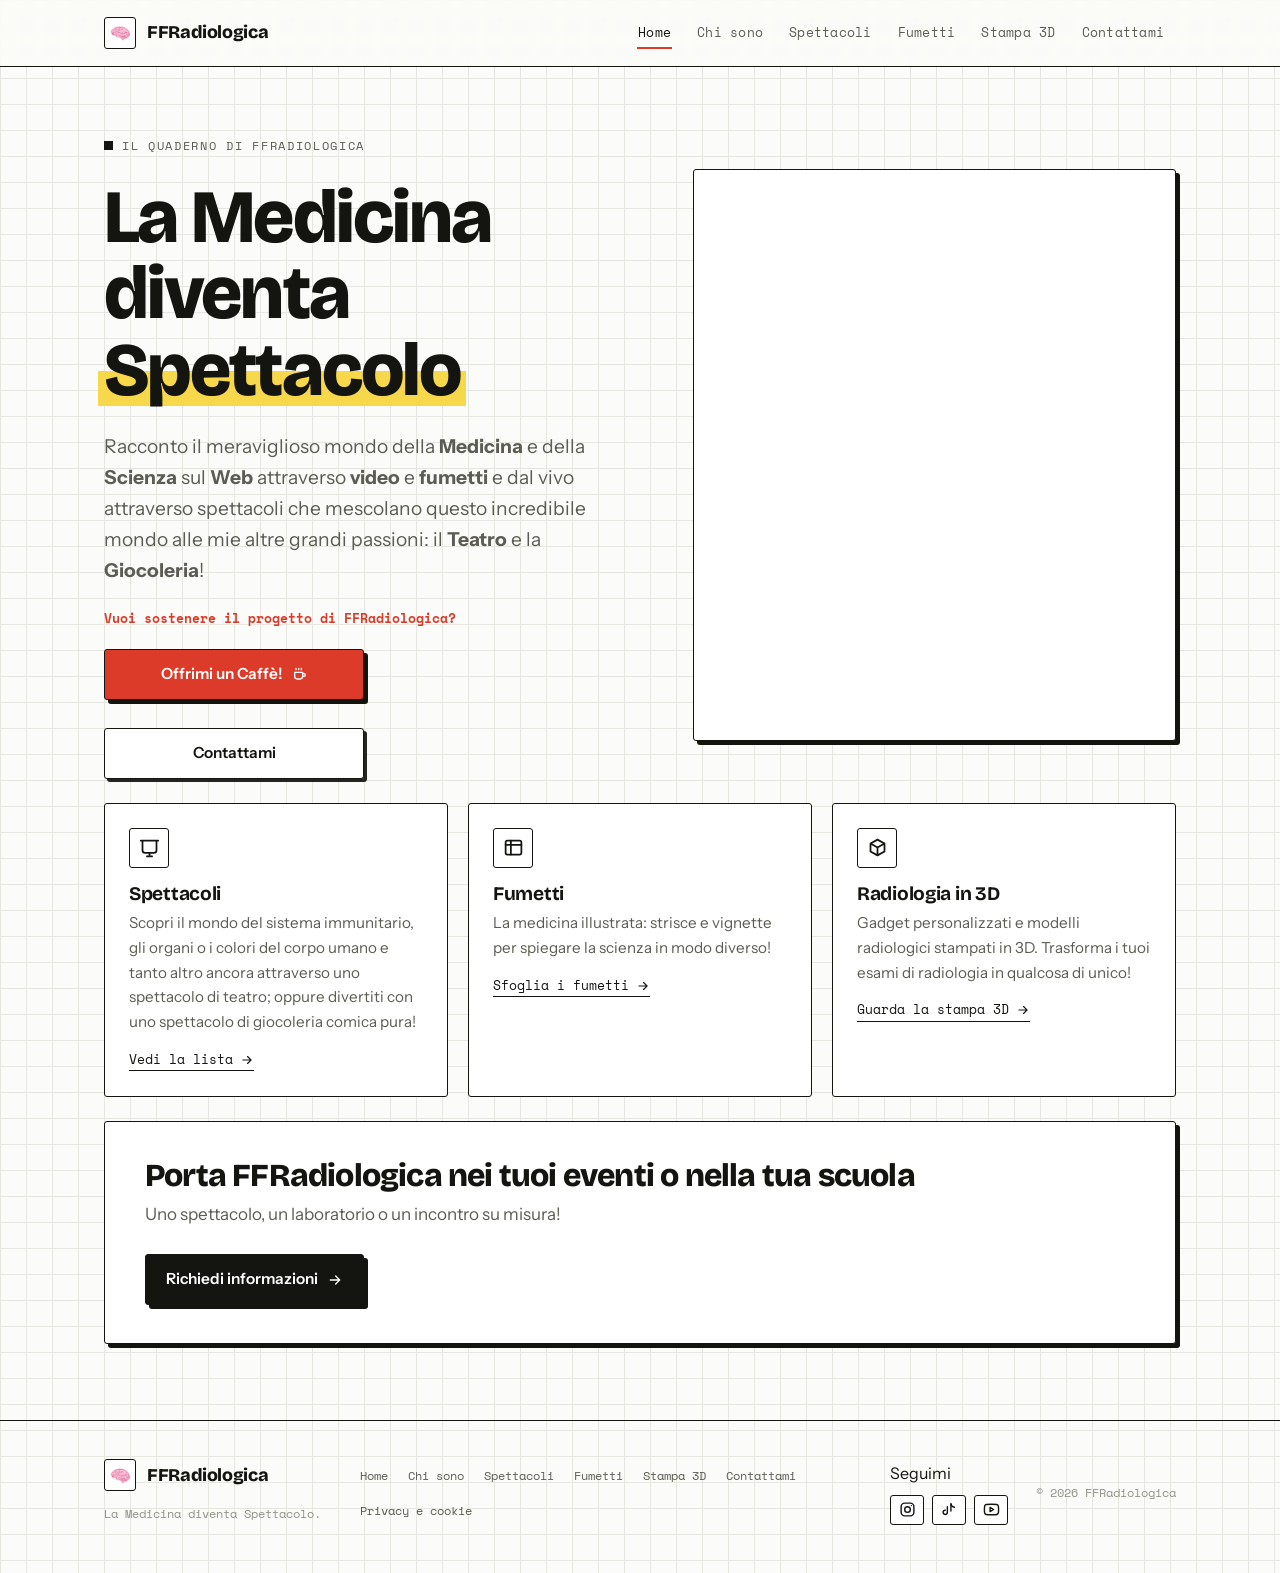
<file: index.html>
<!doctype html>
<html lang="it">
<head>
<meta charset="utf-8" />
<meta name="viewport" content="width=device-width, initial-scale=1" />
<title>FFRadiologica - La Medicina diventa Spettacolo</title>
<meta name="description" content="FFRadiologica: divulgazione della medicina e della scienza con spettacoli dal vivo, video, fumetti e oggetti a tema." />
<link rel="icon" href="image/logo.png" />
<link rel="preconnect" href="https://fonts.googleapis.com" />
<link rel="preconnect" href="https://fonts.gstatic.com" crossorigin />
<link href="https://fonts.googleapis.com/css2?family=Bricolage+Grotesque:opsz,wght@12..96,400..800&family=Caveat:wght@500;600;700&family=Instrument+Sans:wght@400;500;600&family=Space+Mono:wght@400;700&display=swap" rel="stylesheet" />
<link rel="stylesheet" href="style.css" />
</head>
<body>

<header>
  <nav class="nav wrap">
    <a class="brand" href="index.html" aria-label="FFRadiologica - home">
      <span class="brand-mark" aria-hidden="true">
        <img class="brand-logo" src="image/logo.png" alt="">
      </span>
      <span>FFRadiologica</span>
    </a>
    <div class="menu" id="menu">
      <a href="index.html" class="active">Home</a>
      <a href="chi-sono.html">Chi sono</a>
      <a href="spettacoli.html">Spettacoli</a>
      <a href="fumetti.html">Fumetti</a>
      <a href="shop.html">Stampa 3D</a>
      <a href="contatti.html">Contattami</a>
    </div>
    <button class="burger" id="burger" aria-label="Apri il menu" aria-expanded="false">
      <svg viewBox="0 0 24 24" fill="none" stroke="currentColor" stroke-width="2" stroke-linecap="round"><line x1="4" y1="7" x2="20" y2="7"/><line x1="4" y1="12" x2="20" y2="12"/><line x1="4" y1="17" x2="20" y2="17"/></svg>
    </button>
  </nav>
</header>

<main>
<section class="page is-active hero" id="home">
  <div class="wrap">
    <div class="hero-grid">
      <div style="position:relative">
        <span class="eyebrow">Il quaderno di FFRadiologica</span>
        <h1>La Medicina<br>diventa <span class="circled">Spettacolo</span></h1>
        <p class="lead">Racconto il meraviglioso mondo della <strong>Medicina</strong> e della <strong>Scienza</strong> sul <strong>Web</strong> attraverso <strong>video</strong> e <strong>fumetti</strong> e dal vivo attraverso spettacoli che mescolano questo incredibile mondo alle mie altre grandi passioni: il <strong>Teatro</strong> e la <strong>Giocoleria</strong>!</p>
        <p class="support-hint">Vuoi sostenere il progetto di FFRadiologica?</p>
        <div class="cta-row">
          <a class="btn btn-donate" href="https://paypal.me/fariolif" target="_blank" rel="noopener">Offrimi un Caffè!
            <svg viewBox="0 0 24 24" fill="none" stroke="currentColor" stroke-width="2" stroke-linecap="round" stroke-linejoin="round"><path d="M4 8h12v6a4 4 0 0 1-4 4H8a4 4 0 0 1-4-4V8z"/><path d="M16 10h2a2 2 0 0 1 0 4h-2"/><path d="M6 2v2M10 2v2M14 2v2"/></svg></a>
          <span class="cta-break" aria-hidden="true"></span>
          <a class="btn btn-ghost btn-break" href="contatti.html">Contattami</a>
        </div>
      </div>

      <div class="sketch">
        <div class="sketch-inner">
          <video class="hero-video" src="image/video-no-audio.mp4" autoplay muted playsinline webkit-playsinline preload="auto" aria-label="Video FFRadiologica"></video>
        </div>
      </div>
    </div>
  </div>

  <div class="wrap" style="margin-top:24px">
    <div class="grid g-3">
      <div class="card">
        <div class="ic"><svg viewBox="0 0 24 24" fill="none" stroke-width="2" stroke-linecap="round" stroke-linejoin="round"><path d="M2 4h20M4 4v11a3 3 0 003 3h10a3 3 0 003-3V4M9 22h6M12 18v4"/></svg></div>
        <h3>Spettacoli</h3>
        <p>Scopri il mondo del sistema immunitario, gli organi o i colori del corpo umano e tanto altro ancora attraverso uno spettacolo di teatro; oppure divertiti con uno spettacolo di giocoleria comica pura!</p>
        <a class="card-link" href="spettacoli.html">Vedi la lista <svg viewBox="0 0 24 24" fill="none" stroke="currentColor" stroke-width="2" stroke-linecap="round"><path d="M5 12h14M13 6l6 6-6 6"/></svg></a>
      </div>
      <div class="card">
        <div class="ic"><svg viewBox="0 0 24 24" fill="none" stroke-width="2" stroke-linecap="round" stroke-linejoin="round"><rect x="3" y="4" width="18" height="16" rx="2"/><path d="M3 9h18M9 4v16"/></svg></div>
        <h3>Fumetti</h3>
        <p>La medicina illustrata: strisce e vignette per spiegare la scienza in modo diverso!</p>
        <a class="card-link" href="fumetti.html">Sfoglia i fumetti <svg viewBox="0 0 24 24" fill="none" stroke="currentColor" stroke-width="2" stroke-linecap="round"><path d="M5 12h14M13 6l6 6-6 6"/></svg></a>
      </div>
      <div class="card">
        <div class="ic"><svg viewBox="0 0 24 24" fill="none" stroke-width="2" stroke-linecap="round" stroke-linejoin="round"><path d="M12 3l8 4.5v9L12 21l-8-4.5v-9L12 3zM12 12l8-4.5M12 12v9M12 12L4 7.5"/></svg></div>
        <h3>Radiologia in 3D</h3>
        <p>Gadget personalizzati e modelli radiologici stampati in 3D. Trasforma i tuoi esami di radiologia in qualcosa di unico!</p>
        <a class="card-link" href="shop.html">Guarda la stampa 3D <svg viewBox="0 0 24 24" fill="none" stroke="currentColor" stroke-width="2" stroke-linecap="round"><path d="M5 12h14M13 6l6 6-6 6"/></svg></a>
      </div>
    </div>
  </div>

  <div class="wrap" style="margin-top:24px">
    <div class="banner">
      <div>
        <h2>Porta FFRadiologica nei tuoi eventi o nella tua scuola</h2>
        <p>Uno spettacolo, un laboratorio o un incontro su misura!</p>
      </div>
      <a class="btn btn-primary" href="contatti.html">Richiedi informazioni
        <svg viewBox="0 0 24 24" fill="none" stroke="currentColor" stroke-width="2" stroke-linecap="round"><path d="M5 12h14M13 6l6 6-6 6"/></svg></a>
    </div>
  </div>
</section>
</main>

<footer>
  <div class="wrap foot">
    <div>
      <div class="brand" style="cursor:default;margin-bottom:8px">
        <span class="brand-mark" aria-hidden="true"><img class="brand-logo" src="image/logo.png" alt=""></span>
        <span>FFRadiologica</span>
      </div>
      <small>La Medicina diventa Spettacolo.</small>
    </div>
    <nav class="foot-nav" aria-label="Navigazione a pie di pagina">
      <a href="index.html">Home</a><a href="chi-sono.html">Chi sono</a><a href="spettacoli.html">Spettacoli</a><a href="fumetti.html">Fumetti</a><a href="shop.html">Stampa 3D</a><a href="contatti.html">Contattami</a><a href="privacy.html">Privacy e cookie</a>
    </nav>
    <nav class="foot-social" aria-label="Contatti social">
      <span>Seguimi</span>
      <a href="https://www.instagram.com/ffradiologica/" target="_blank" rel="noopener" aria-label="Instagram FFRadiologica"><svg viewBox="0 0 24 24" fill="none" stroke-width="2" stroke-linecap="round" stroke-linejoin="round"><rect x="3" y="3" width="18" height="18" rx="5"/><circle cx="12" cy="12" r="4"/><circle cx="17.5" cy="6.5" r="1" fill="currentColor" stroke="none"/></svg></a>
      <a href="https://www.tiktok.com/@ffradiologica" target="_blank" rel="noopener" aria-label="TikTok FFRadiologica"><svg viewBox="0 0 24 24" fill="none" stroke-width="2" stroke-linecap="round" stroke-linejoin="round"><path d="M9 8v8a3 3 0 11-3-3M14 4c.5 3 2.5 4.5 5 4.8"/><path d="M14 4v10"/></svg></a>
      <a href="https://www.youtube.com/@FFRadiologica" target="_blank" rel="noopener" aria-label="YouTube FFRadiologica"><svg viewBox="0 0 24 24" fill="none" stroke-width="2" stroke-linecap="round" stroke-linejoin="round"><path d="M22 12s0-3.4-.4-5a2.8 2.8 0 0 0-2-2C17.9 4.5 12 4.5 12 4.5s-5.9 0-7.6.5a2.8 2.8 0 0 0-2 2C2 8.6 2 12 2 12s0 3.4.4 5a2.8 2.8 0 0 0 2 2c1.7.5 7.6.5 7.6.5s5.9 0 7.6-.5a2.8 2.8 0 0 0 2-2c.4-1.6.4-5 .4-5z"/><path d="M10 9l5 3-5 3z"/></svg></a>
    </nav>
    <small>© 2026 FFRadiologica</small>
  </div>
</footer>

<script src="script.js"></script>
</body>
</html>
</file>
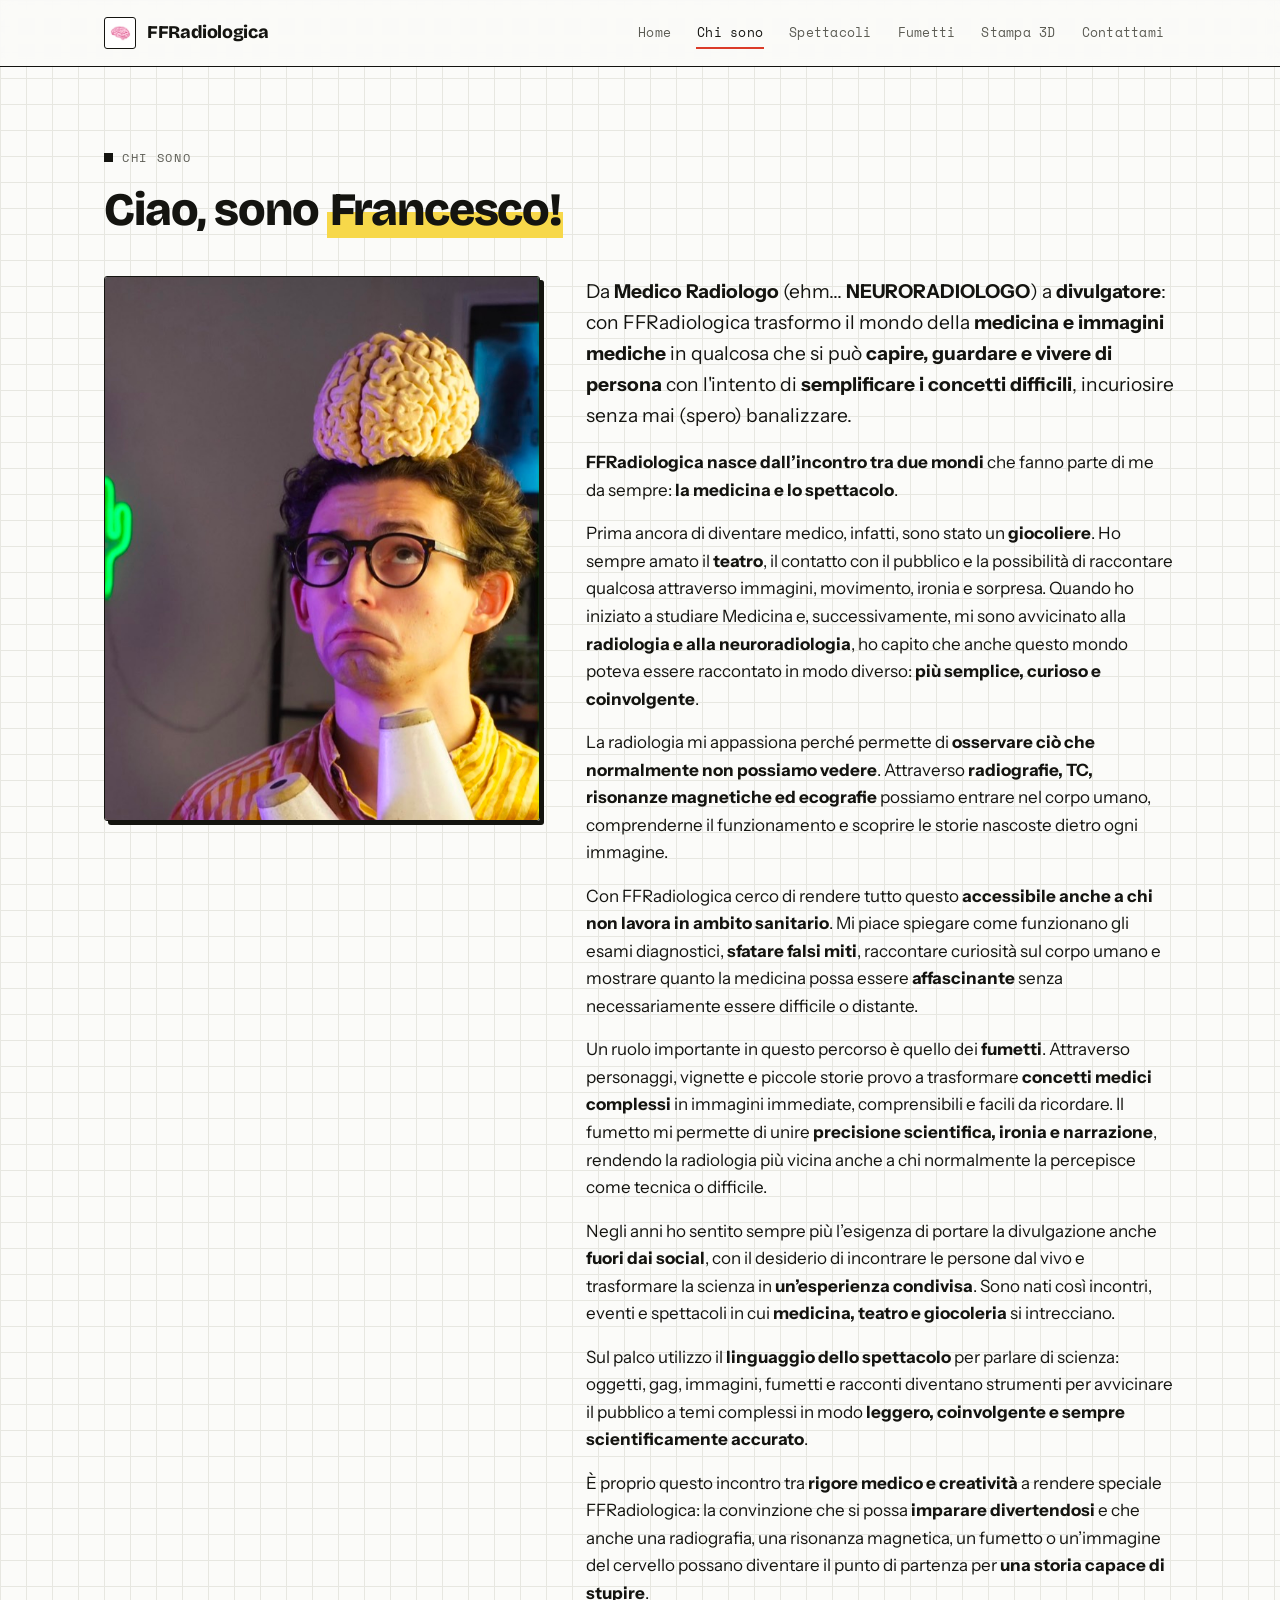
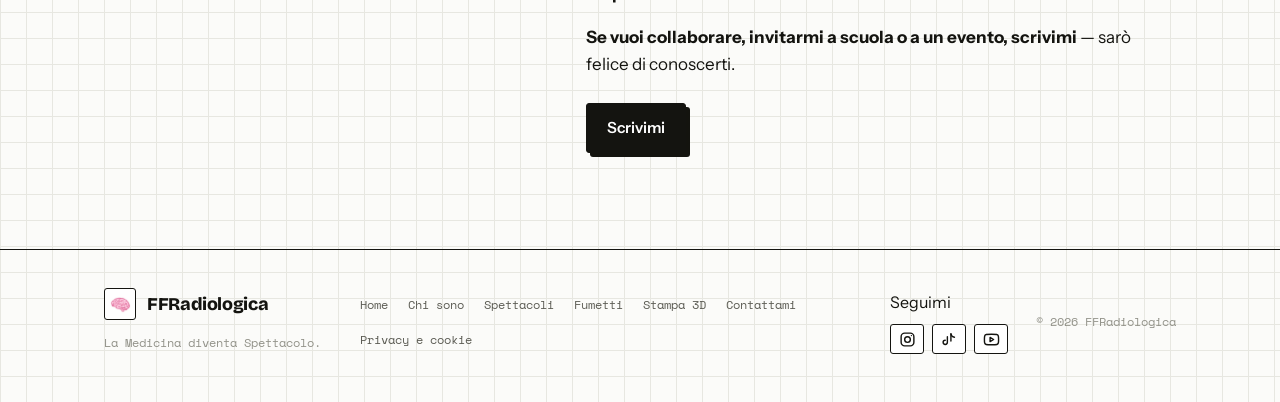
<file: chi-sono.html>
<!doctype html>
<html lang="it">
<head>
<meta charset="utf-8" />
<meta name="viewport" content="width=device-width, initial-scale=1" />
<title>FFRadiologica - Chi sono</title>
<meta name="description" content="FFRadiologica: divulgazione della medicina e della scienza con spettacoli dal vivo, video, fumetti e oggetti a tema." />
<link rel="icon" href="image/logo.png" />
<link rel="preconnect" href="https://fonts.googleapis.com" />
<link rel="preconnect" href="https://fonts.gstatic.com" crossorigin />
<link href="https://fonts.googleapis.com/css2?family=Bricolage+Grotesque:opsz,wght@12..96,400..800&family=Caveat:wght@500;600;700&family=Instrument+Sans:wght@400;500;600&family=Space+Mono:wght@400;700&display=swap" rel="stylesheet" />
<link rel="stylesheet" href="style.css" />
</head>
<body>

<header>
  <nav class="nav wrap">
    <a class="brand" href="index.html" aria-label="FFRadiologica - home">
      <span class="brand-mark" aria-hidden="true">
        <img class="brand-logo" src="image/logo.png" alt="">
      </span>
      <span>FFRadiologica</span>
    </a>
    <div class="menu" id="menu">
      <a href="index.html">Home</a>
      <a href="chi-sono.html" class="active">Chi sono</a>
      <a href="spettacoli.html">Spettacoli</a>
      <a href="fumetti.html">Fumetti</a>
      <a href="shop.html">Stampa 3D</a>
      <a href="contatti.html">Contattami</a>
    </div>
    <button class="burger" id="burger" aria-label="Apri il menu" aria-expanded="false">
      <svg viewBox="0 0 24 24" fill="none" stroke="currentColor" stroke-width="2" stroke-linecap="round"><line x1="4" y1="7" x2="20" y2="7"/><line x1="4" y1="12" x2="20" y2="12"/><line x1="4" y1="17" x2="20" y2="17"/></svg>
    </button>
  </nav>
</header>

<main>
<section class="page is-active" id="chisono">
  <div class="wrap">
    <div class="sec-head"><span class="eyebrow">Chi sono</span><h2>Ciao, sono <span class="text-highlight">Francesco!</span></h2></div>
    <div class="about-grid">
      <div class="portrait"><img src="image/mia-foto.jpg" alt="Francesco di FFRadiologica"></div>
      <div>
        <p class="lead" style="color:var(--ink);margin-bottom:18px">Da <strong>Medico Radiologo</strong> (ehm... <strong>NEURORADIOLOGO</strong>) a <strong>divulgatore</strong>: con FFRadiologica trasformo il mondo della <strong>medicina e immagini mediche</strong> in qualcosa che si può <strong>capire, guardare e vivere di persona</strong> con l'intento di <strong>semplificare i concetti difficili</strong>, incuriosire senza mai (spero) banalizzare.</p>
        <p><strong>FFRadiologica nasce dall’incontro tra due mondi</strong> che fanno parte di me da sempre: <strong>la medicina e lo spettacolo</strong>.</p>
        <p>Prima ancora di diventare medico, infatti, sono stato un <strong>giocoliere</strong>. Ho sempre amato il <strong>teatro</strong>, il contatto con il pubblico e la possibilità di raccontare qualcosa attraverso immagini, movimento, ironia e sorpresa. Quando ho iniziato a studiare Medicina e, successivamente, mi sono avvicinato alla <strong>radiologia e alla neuroradiologia</strong>, ho capito che anche questo mondo poteva essere raccontato in modo diverso: <strong>più semplice, curioso e coinvolgente</strong>.</p>
        <p>La radiologia mi appassiona perché permette di <strong>osservare ciò che normalmente non possiamo vedere</strong>. Attraverso <strong>radiografie, TC, risonanze magnetiche ed ecografie</strong> possiamo entrare nel corpo umano, comprenderne il funzionamento e scoprire le storie nascoste dietro ogni immagine.</p>
        <p>Con FFRadiologica cerco di rendere tutto questo <strong>accessibile anche a chi non lavora in ambito sanitario</strong>. Mi piace spiegare come funzionano gli esami diagnostici, <strong>sfatare falsi miti</strong>, raccontare curiosità sul corpo umano e mostrare quanto la medicina possa essere <strong>affascinante</strong> senza necessariamente essere difficile o distante.</p>
        <p>Un ruolo importante in questo percorso è quello dei <strong>fumetti</strong>. Attraverso personaggi, vignette e piccole storie provo a trasformare <strong>concetti medici complessi</strong> in immagini immediate, comprensibili e facili da ricordare. Il fumetto mi permette di unire <strong>precisione scientifica, ironia e narrazione</strong>, rendendo la radiologia più vicina anche a chi normalmente la percepisce come tecnica o difficile.</p>
        <p>Negli anni ho sentito sempre più l’esigenza di portare la divulgazione anche <strong>fuori dai social</strong>, con il desiderio di incontrare le persone dal vivo e trasformare la scienza in <strong>un’esperienza condivisa</strong>. Sono nati così incontri, eventi e spettacoli in cui <strong>medicina, teatro e giocoleria</strong> si intrecciano.</p>
        <p>Sul palco utilizzo il <strong>linguaggio dello spettacolo</strong> per parlare di scienza: oggetti, gag, immagini, fumetti e racconti diventano strumenti per avvicinare il pubblico a temi complessi in modo <strong>leggero, coinvolgente e sempre scientificamente accurato</strong>.</p>
        <p>È proprio questo incontro tra <strong>rigore medico e creatività</strong> a rendere speciale FFRadiologica: la convinzione che si possa <strong>imparare divertendosi</strong> e che anche una radiografia, una risonanza magnetica, un fumetto o un’immagine del cervello possano diventare il punto di partenza per <strong>una storia capace di stupire</strong>.</p>
        <p><strong>Se vuoi collaborare, invitarmi a scuola o a un evento, scrivimi</strong> — sarò felice di conoscerti.</p>
        <div class="cta-row" style="margin-top:24px">
          <a class="btn btn-primary" href="contatti.html">Scrivimi</a>
        </div>
      </div>
    </div>
  </div>
</section>
</main>

<footer>
  <div class="wrap foot">
    <div>
      <div class="brand" style="cursor:default;margin-bottom:8px">
        <span class="brand-mark" aria-hidden="true"><img class="brand-logo" src="image/logo.png" alt=""></span>
        <span>FFRadiologica</span>
      </div>
      <small>La Medicina diventa Spettacolo.</small>
    </div>
    <nav class="foot-nav" aria-label="Navigazione a pie di pagina">
      <a href="index.html">Home</a><a href="chi-sono.html">Chi sono</a><a href="spettacoli.html">Spettacoli</a><a href="fumetti.html">Fumetti</a><a href="shop.html">Stampa 3D</a><a href="contatti.html">Contattami</a><a href="privacy.html">Privacy e cookie</a>
    </nav>
    <nav class="foot-social" aria-label="Contatti social">
      <span>Seguimi</span>
      <a href="https://www.instagram.com/ffradiologica/" target="_blank" rel="noopener" aria-label="Instagram FFRadiologica"><svg viewBox="0 0 24 24" fill="none" stroke-width="2" stroke-linecap="round" stroke-linejoin="round"><rect x="3" y="3" width="18" height="18" rx="5"/><circle cx="12" cy="12" r="4"/><circle cx="17.5" cy="6.5" r="1" fill="currentColor" stroke="none"/></svg></a>
      <a href="https://www.tiktok.com/@ffradiologica" target="_blank" rel="noopener" aria-label="TikTok FFRadiologica"><svg viewBox="0 0 24 24" fill="none" stroke-width="2" stroke-linecap="round" stroke-linejoin="round"><path d="M9 8v8a3 3 0 11-3-3M14 4c.5 3 2.5 4.5 5 4.8"/><path d="M14 4v10"/></svg></a>
      <a href="https://www.youtube.com/@FFRadiologica" target="_blank" rel="noopener" aria-label="YouTube FFRadiologica"><svg viewBox="0 0 24 24" fill="none" stroke-width="2" stroke-linecap="round" stroke-linejoin="round"><path d="M22 12s0-3.4-.4-5a2.8 2.8 0 0 0-2-2C17.9 4.5 12 4.5 12 4.5s-5.9 0-7.6.5a2.8 2.8 0 0 0-2 2C2 8.6 2 12 2 12s0 3.4.4 5a2.8 2.8 0 0 0 2 2c1.7.5 7.6.5 7.6.5s5.9 0 7.6-.5a2.8 2.8 0 0 0 2-2c.4-1.6.4-5 .4-5z"/><path d="M10 9l5 3-5 3z"/></svg></a>
    </nav>
    <small>© 2026 FFRadiologica</small>
  </div>
</footer>

<script src="script.js"></script>
</body>
</html>
</file>
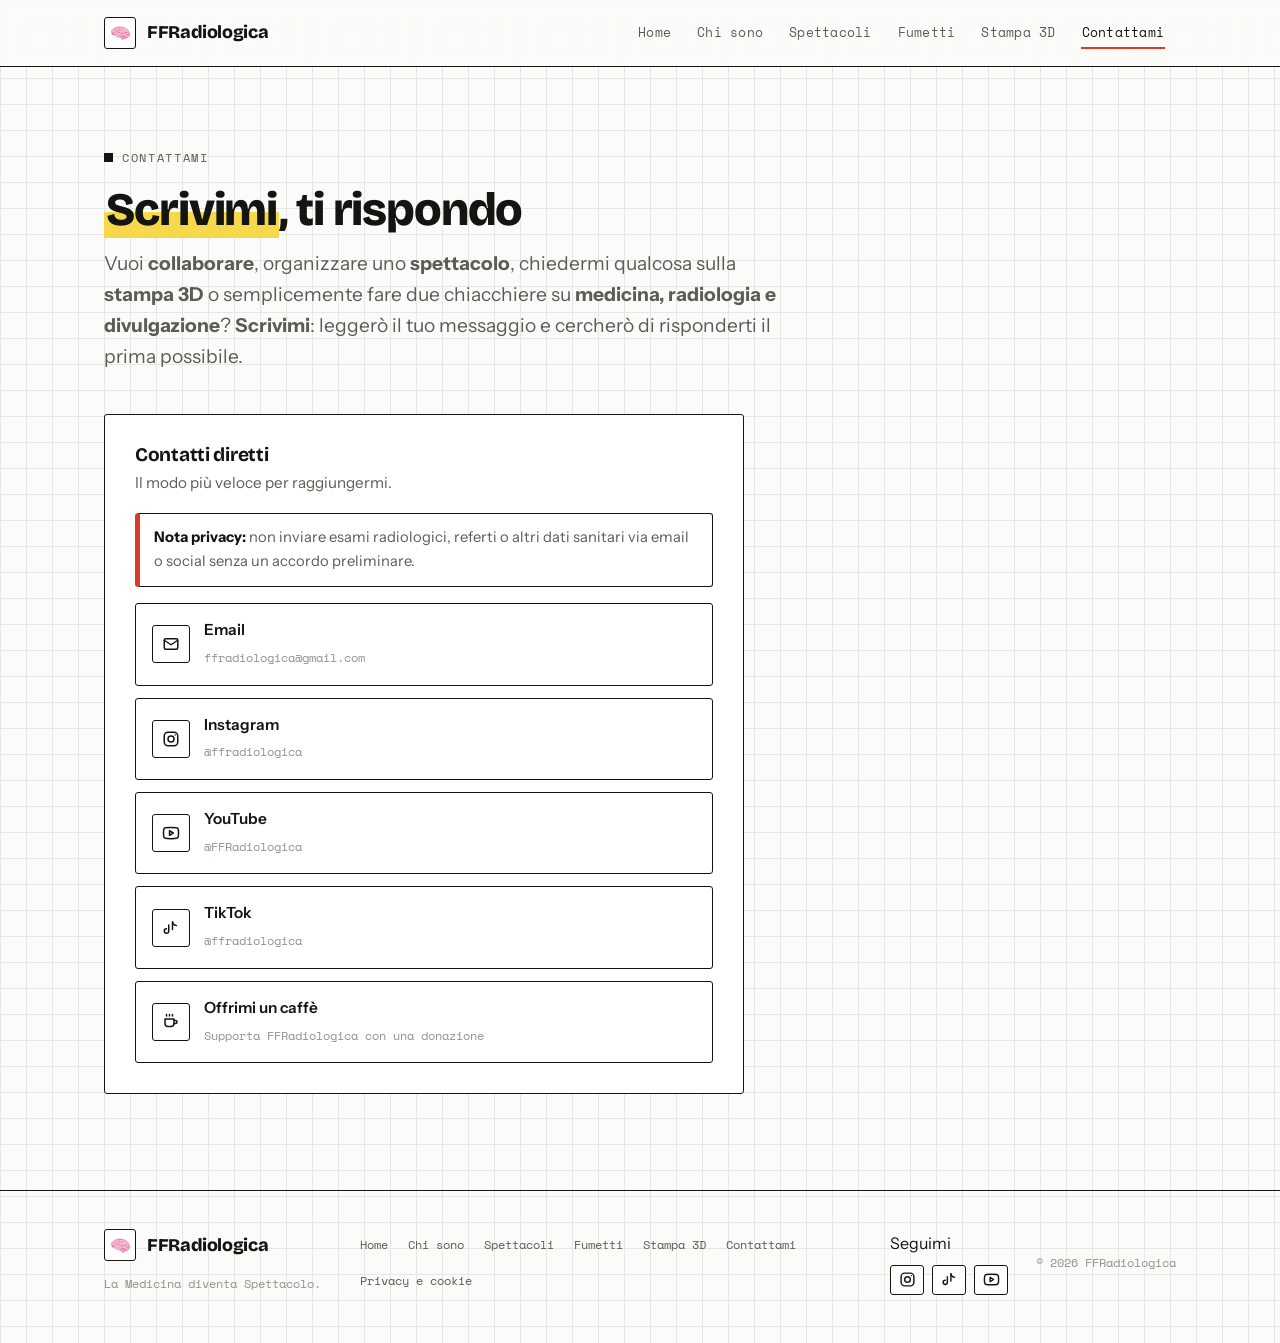
<file: contatti.html>
<!doctype html>
<html lang="it">
<head>
<meta charset="utf-8" />
<meta name="viewport" content="width=device-width, initial-scale=1" />
<title>FFRadiologica - Contattami</title>
<meta name="description" content="FFRadiologica: divulgazione della medicina e della scienza con spettacoli dal vivo, video, fumetti e oggetti a tema." />
<link rel="icon" href="image/logo.png" />
<link rel="preconnect" href="https://fonts.googleapis.com" />
<link rel="preconnect" href="https://fonts.gstatic.com" crossorigin />
<link href="https://fonts.googleapis.com/css2?family=Bricolage+Grotesque:opsz,wght@12..96,400..800&family=Caveat:wght@500;600;700&family=Instrument+Sans:wght@400;500;600&family=Space+Mono:wght@400;700&display=swap" rel="stylesheet" />
<link rel="stylesheet" href="style.css" />
</head>
<body>

<header>
  <nav class="nav wrap">
    <a class="brand" href="index.html" aria-label="FFRadiologica - home">
      <span class="brand-mark" aria-hidden="true">
        <img class="brand-logo" src="image/logo.png" alt="">
      </span>
      <span>FFRadiologica</span>
    </a>
    <div class="menu" id="menu">
      <a href="index.html">Home</a>
      <a href="chi-sono.html">Chi sono</a>
      <a href="spettacoli.html">Spettacoli</a>
      <a href="fumetti.html">Fumetti</a>
      <a href="shop.html">Stampa 3D</a>
      <a href="contatti.html" class="active">Contattami</a>
    </div>
    <button class="burger" id="burger" aria-label="Apri il menu" aria-expanded="false">
      <svg viewBox="0 0 24 24" fill="none" stroke="currentColor" stroke-width="2" stroke-linecap="round"><line x1="4" y1="7" x2="20" y2="7"/><line x1="4" y1="12" x2="20" y2="12"/><line x1="4" y1="17" x2="20" y2="17"/></svg>
    </button>
  </nav>
</header>

<main>
<section class="page is-active" id="contatti">
  <div class="wrap">
    <div class="sec-head"><span class="eyebrow">Contattami</span><h2><span class="text-highlight">Scrivimi</span>, ti rispondo</h2>
      <p class="lead">Vuoi <strong>collaborare</strong>, organizzare uno <strong>spettacolo</strong>, chiedermi qualcosa sulla <strong>stampa 3D</strong> o semplicemente fare due chiacchiere su <strong>medicina, radiologia e divulgazione</strong>? <strong>Scrivimi</strong>: leggerò il tuo messaggio e cercherò di risponderti il prima possibile.</p></div>
    <div class="contact-grid">
      <div class="contact-card">
        <h3>Contatti diretti</h3><p>Il modo più veloce per raggiungermi.</p>
        <div class="contact-note"><strong>Nota privacy:</strong> non inviare esami radiologici, referti o altri dati sanitari via email o social senza un accordo preliminare.</div>
        <a class="clink" href="mailto:ffradiologica@gmail.com"><span class="ci"><svg viewBox="0 0 24 24" fill="none" stroke-width="2" stroke-linecap="round" stroke-linejoin="round"><rect x="3" y="5" width="18" height="14" rx="2"/><path d="M3 7l9 6 9-6"/></svg></span><span class="ct"><b>Email</b><span>ffradiologica@gmail.com</span></span></a>
        <a class="clink" href="https://www.instagram.com/ffradiologica/" target="_blank" rel="noopener"><span class="ci"><svg viewBox="0 0 24 24" fill="none" stroke-width="2" stroke-linecap="round" stroke-linejoin="round"><rect x="3" y="3" width="18" height="18" rx="5"/><circle cx="12" cy="12" r="4"/><circle cx="17.5" cy="6.5" r="1" fill="currentColor" stroke="none"/></svg></span><span class="ct"><b>Instagram</b><span>@ffradiologica</span></span></a>
        <a class="clink" href="https://www.youtube.com/@FFRadiologica" target="_blank" rel="noopener"><span class="ci"><svg viewBox="0 0 24 24" fill="none" stroke-width="2" stroke-linecap="round" stroke-linejoin="round"><path d="M22 12s0-3.4-.4-5a2.8 2.8 0 0 0-2-2C17.9 4.5 12 4.5 12 4.5s-5.9 0-7.6.5a2.8 2.8 0 0 0-2 2C2 8.6 2 12 2 12s0 3.4.4 5a2.8 2.8 0 0 0 2 2c1.7.5 7.6.5 7.6.5s5.9 0 7.6-.5a2.8 2.8 0 0 0 2-2c.4-1.6.4-5 .4-5z"/><path d="M10 9l5 3-5 3z"/></svg></span><span class="ct"><b>YouTube</b><span>@FFRadiologica</span></span></a>
        <a class="clink" href="https://www.tiktok.com/@ffradiologica" target="_blank" rel="noopener"><span class="ci"><svg viewBox="0 0 24 24" fill="none" stroke-width="2" stroke-linecap="round" stroke-linejoin="round"><path d="M9 8v8a3 3 0 11-3-3M14 4c.5 3 2.5 4.5 5 4.8"/><path d="M14 4v10"/></svg></span><span class="ct"><b>TikTok</b><span>@ffradiologica</span></span></a>
        <a class="clink" href="https://paypal.me/fariolif" target="_blank" rel="noopener"><span class="ci"><svg viewBox="0 0 24 24" fill="none" stroke-width="2" stroke-linecap="round" stroke-linejoin="round"><path d="M4 8h12v6a4 4 0 0 1-4 4H8a4 4 0 0 1-4-4V8z"/><path d="M16 10h2a2 2 0 0 1 0 4h-2"/><path d="M6 2v2M10 2v2M14 2v2"/></svg></span><span class="ct"><b>Offrimi un caffè</b><span>Supporta FFRadiologica con una donazione</span></span></a>
      </div>
    </div>
  </div>
</section>
</main>

<footer>
  <div class="wrap foot">
    <div>
      <div class="brand" style="cursor:default;margin-bottom:8px">
        <span class="brand-mark" aria-hidden="true"><img class="brand-logo" src="image/logo.png" alt=""></span>
        <span>FFRadiologica</span>
      </div>
      <small>La Medicina diventa Spettacolo.</small>
    </div>
    <nav class="foot-nav" aria-label="Navigazione a pie di pagina">
      <a href="index.html">Home</a><a href="chi-sono.html">Chi sono</a><a href="spettacoli.html">Spettacoli</a><a href="fumetti.html">Fumetti</a><a href="shop.html">Stampa 3D</a><a href="contatti.html">Contattami</a><a href="privacy.html">Privacy e cookie</a>
    </nav>
    <nav class="foot-social" aria-label="Contatti social">
      <span>Seguimi</span>
      <a href="https://www.instagram.com/ffradiologica/" target="_blank" rel="noopener" aria-label="Instagram FFRadiologica"><svg viewBox="0 0 24 24" fill="none" stroke-width="2" stroke-linecap="round" stroke-linejoin="round"><rect x="3" y="3" width="18" height="18" rx="5"/><circle cx="12" cy="12" r="4"/><circle cx="17.5" cy="6.5" r="1" fill="currentColor" stroke="none"/></svg></a>
      <a href="https://www.tiktok.com/@ffradiologica" target="_blank" rel="noopener" aria-label="TikTok FFRadiologica"><svg viewBox="0 0 24 24" fill="none" stroke-width="2" stroke-linecap="round" stroke-linejoin="round"><path d="M9 8v8a3 3 0 11-3-3M14 4c.5 3 2.5 4.5 5 4.8"/><path d="M14 4v10"/></svg></a>
      <a href="https://www.youtube.com/@FFRadiologica" target="_blank" rel="noopener" aria-label="YouTube FFRadiologica"><svg viewBox="0 0 24 24" fill="none" stroke-width="2" stroke-linecap="round" stroke-linejoin="round"><path d="M22 12s0-3.4-.4-5a2.8 2.8 0 0 0-2-2C17.9 4.5 12 4.5 12 4.5s-5.9 0-7.6.5a2.8 2.8 0 0 0-2 2C2 8.6 2 12 2 12s0 3.4.4 5a2.8 2.8 0 0 0 2 2c1.7.5 7.6.5 7.6.5s5.9 0 7.6-.5a2.8 2.8 0 0 0 2-2c.4-1.6.4-5 .4-5z"/><path d="M10 9l5 3-5 3z"/></svg></a>
    </nav>
    <small>© 2026 FFRadiologica</small>
  </div>
</footer>

<script src="script.js"></script>
</body>
</html>
</file>
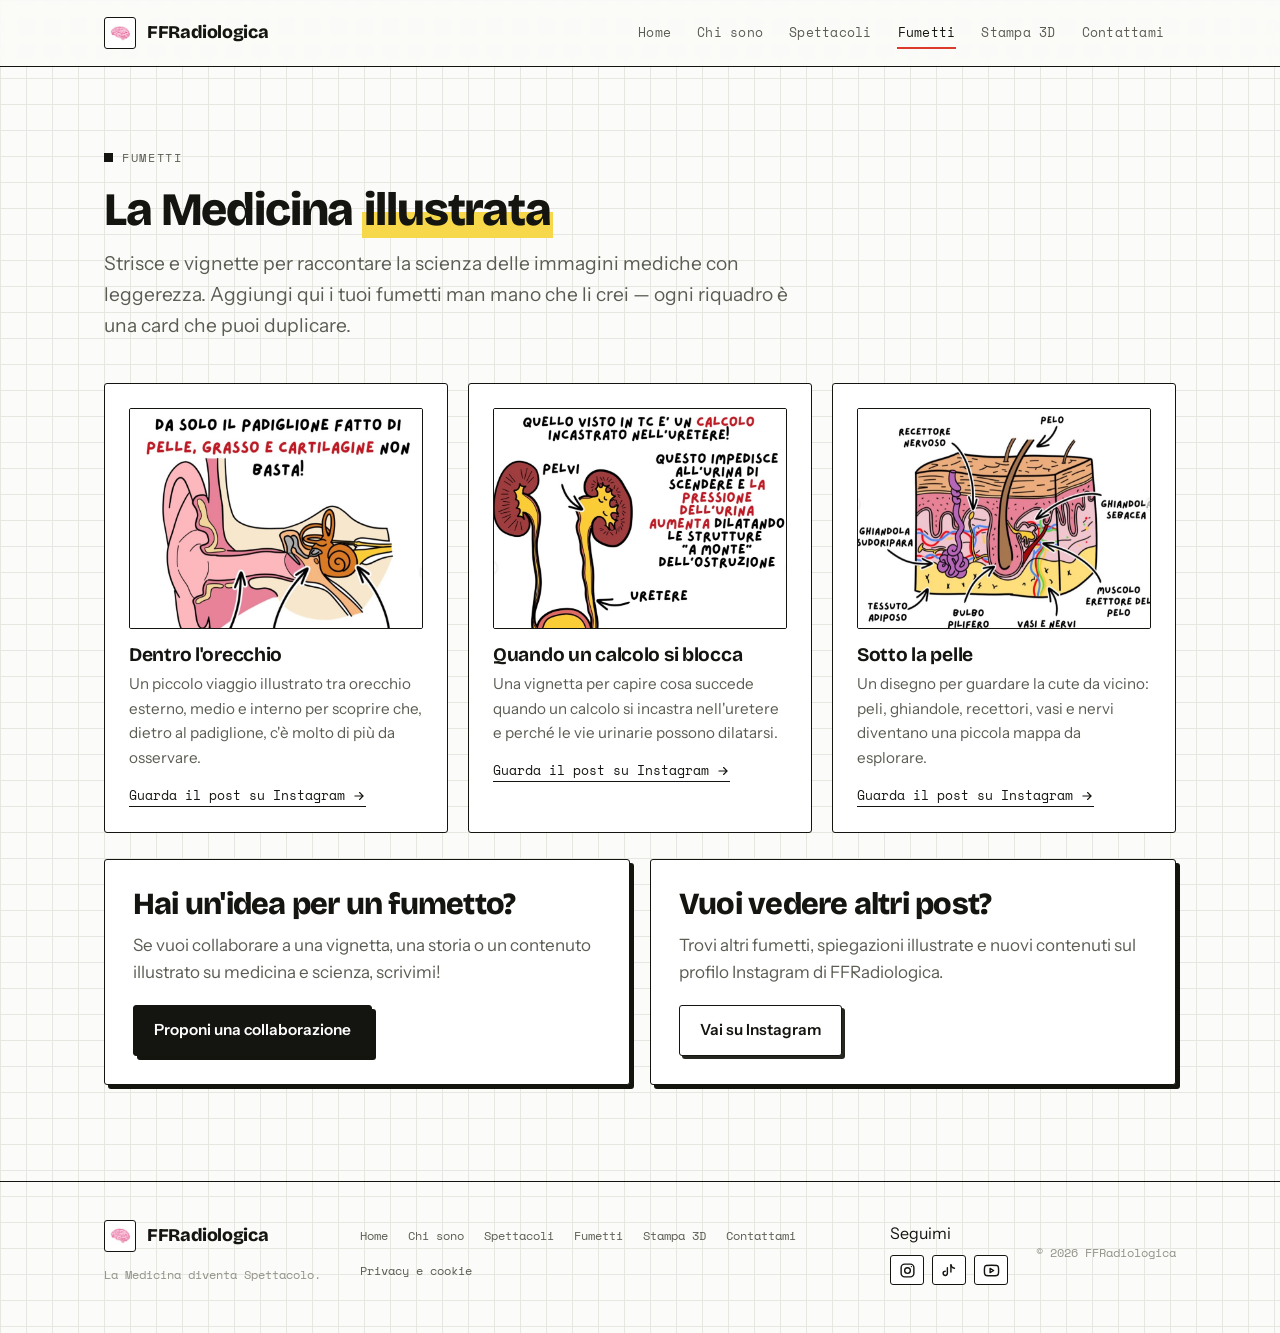
<file: fumetti.html>
<!doctype html>
<html lang="it">
<head>
<meta charset="utf-8" />
<meta name="viewport" content="width=device-width, initial-scale=1" />
<title>FFRadiologica - Fumetti</title>
<meta name="description" content="FFRadiologica: divulgazione della medicina e della scienza con spettacoli dal vivo, video, fumetti e oggetti a tema." />
<link rel="icon" href="image/logo.png" />
<link rel="preconnect" href="https://fonts.googleapis.com" />
<link rel="preconnect" href="https://fonts.gstatic.com" crossorigin />
<link href="https://fonts.googleapis.com/css2?family=Bricolage+Grotesque:opsz,wght@12..96,400..800&family=Caveat:wght@500;600;700&family=Instrument+Sans:wght@400;500;600&family=Space+Mono:wght@400;700&display=swap" rel="stylesheet" />
<link rel="stylesheet" href="style.css" />
</head>
<body>

<header>
  <nav class="nav wrap">
    <a class="brand" href="index.html" aria-label="FFRadiologica - home">
      <span class="brand-mark" aria-hidden="true">
        <img class="brand-logo" src="image/logo.png" alt="">
      </span>
      <span>FFRadiologica</span>
    </a>
    <div class="menu" id="menu">
      <a href="index.html">Home</a>
      <a href="chi-sono.html">Chi sono</a>
      <a href="spettacoli.html">Spettacoli</a>
      <a href="fumetti.html" class="active">Fumetti</a>
      <a href="shop.html">Stampa 3D</a>
      <a href="contatti.html">Contattami</a>
    </div>
    <button class="burger" id="burger" aria-label="Apri il menu" aria-expanded="false">
      <svg viewBox="0 0 24 24" fill="none" stroke="currentColor" stroke-width="2" stroke-linecap="round"><line x1="4" y1="7" x2="20" y2="7"/><line x1="4" y1="12" x2="20" y2="12"/><line x1="4" y1="17" x2="20" y2="17"/></svg>
    </button>
  </nav>
</header>

<main>
<section class="page is-active" id="fumetti">
  <div class="wrap">
    <div class="sec-head"><span class="eyebrow">Fumetti</span><h2>La Medicina <span class="text-highlight">illustrata</span></h2>
      <p class="lead">Strisce e vignette per raccontare la scienza delle immagini mediche con leggerezza. Aggiungi qui i tuoi fumetti man mano che li crei — ogni riquadro è una card che puoi duplicare.</p></div>
    <div class="grid g-3">
      <div class="card"><a class="thumb comic-thumb" href="https://www.instagram.com/p/DYympXTCIFe/?img_index=1" target="_blank" rel="noopener" aria-label="Apri il post Instagram sul fumetto dell'orecchio"><img src="image/orecchio-compressed.jpg" alt="Fumetto anatomico sull'orecchio esterno, medio e interno"></a><h3>Dentro l'orecchio</h3><p>Un piccolo viaggio illustrato tra orecchio esterno, medio e interno per scoprire che, dietro al padiglione, c'è molto di più da osservare.</p><a class="card-link" href="https://www.instagram.com/p/DYympXTCIFe/?img_index=1" target="_blank" rel="noopener">Guarda il post su Instagram <svg viewBox="0 0 24 24" fill="none" stroke="currentColor" stroke-width="2" stroke-linecap="round"><path d="M5 12h14M13 6l6 6-6 6"/></svg></a></div>
      <div class="card"><a class="thumb comic-thumb" href="https://www.instagram.com/p/DYMBrzJiJAP/?img_index=1" target="_blank" rel="noopener" aria-label="Apri il post Instagram sul fumetto del rene"><img src="image/rene-compressed.jpg" alt="Fumetto anatomico su rene, uretere, vescica e calcoli urinari"></a><h3>Quando un calcolo si blocca</h3><p>Una vignetta per capire cosa succede quando un calcolo si incastra nell'uretere e perché le vie urinarie possono dilatarsi.</p><a class="card-link" href="https://www.instagram.com/p/DYMBrzJiJAP/?img_index=1" target="_blank" rel="noopener">Guarda il post su Instagram <svg viewBox="0 0 24 24" fill="none" stroke="currentColor" stroke-width="2" stroke-linecap="round"><path d="M5 12h14M13 6l6 6-6 6"/></svg></a></div>
      <div class="card"><a class="thumb comic-thumb" href="https://www.instagram.com/p/DZbvVRFCD0G/?img_index=1" target="_blank" rel="noopener" aria-label="Apri il post Instagram sul fumetto della cute"><img src="image/cute-compressed.jpg" alt="Fumetto anatomico sulla cute con peli, ghiandole, vasi e nervi"></a><h3>Sotto la pelle</h3><p>Un disegno per guardare la cute da vicino: peli, ghiandole, recettori, vasi e nervi diventano una piccola mappa da esplorare.</p><a class="card-link" href="https://www.instagram.com/p/DZbvVRFCD0G/?img_index=1" target="_blank" rel="noopener">Guarda il post su Instagram <svg viewBox="0 0 24 24" fill="none" stroke="currentColor" stroke-width="2" stroke-linecap="round"><path d="M5 12h14M13 6l6 6-6 6"/></svg></a></div>
    </div>
    <div class="split-cta">
      <div class="cta-panel">
        <h2>Hai un'idea per un fumetto?</h2>
        <p>Se vuoi collaborare a una vignetta, una storia o un contenuto illustrato su medicina e scienza, scrivimi!</p>
        <a class="btn btn-primary" href="contatti.html">Proponi una collaborazione</a>
      </div>
      <div class="cta-panel">
        <h2>Vuoi vedere altri post?</h2>
        <p>Trovi altri fumetti, spiegazioni illustrate e nuovi contenuti sul profilo Instagram di FFRadiologica.</p>
        <a class="btn btn-ghost" href="https://www.instagram.com/ffradiologica/" target="_blank" rel="noopener">Vai su Instagram</a>
      </div>
    </div>
  </div>
</section>
</main>

<footer>
  <div class="wrap foot">
    <div>
      <div class="brand" style="cursor:default;margin-bottom:8px">
        <span class="brand-mark" aria-hidden="true"><img class="brand-logo" src="image/logo.png" alt=""></span>
        <span>FFRadiologica</span>
      </div>
      <small>La Medicina diventa Spettacolo.</small>
    </div>
    <nav class="foot-nav" aria-label="Navigazione a pie di pagina">
      <a href="index.html">Home</a><a href="chi-sono.html">Chi sono</a><a href="spettacoli.html">Spettacoli</a><a href="fumetti.html">Fumetti</a><a href="shop.html">Stampa 3D</a><a href="contatti.html">Contattami</a><a href="privacy.html">Privacy e cookie</a>
    </nav>
    <nav class="foot-social" aria-label="Contatti social">
      <span>Seguimi</span>
      <a href="https://www.instagram.com/ffradiologica/" target="_blank" rel="noopener" aria-label="Instagram FFRadiologica"><svg viewBox="0 0 24 24" fill="none" stroke-width="2" stroke-linecap="round" stroke-linejoin="round"><rect x="3" y="3" width="18" height="18" rx="5"/><circle cx="12" cy="12" r="4"/><circle cx="17.5" cy="6.5" r="1" fill="currentColor" stroke="none"/></svg></a>
      <a href="https://www.tiktok.com/@ffradiologica" target="_blank" rel="noopener" aria-label="TikTok FFRadiologica"><svg viewBox="0 0 24 24" fill="none" stroke-width="2" stroke-linecap="round" stroke-linejoin="round"><path d="M9 8v8a3 3 0 11-3-3M14 4c.5 3 2.5 4.5 5 4.8"/><path d="M14 4v10"/></svg></a>
      <a href="https://www.youtube.com/@FFRadiologica" target="_blank" rel="noopener" aria-label="YouTube FFRadiologica"><svg viewBox="0 0 24 24" fill="none" stroke-width="2" stroke-linecap="round" stroke-linejoin="round"><path d="M22 12s0-3.4-.4-5a2.8 2.8 0 0 0-2-2C17.9 4.5 12 4.5 12 4.5s-5.9 0-7.6.5a2.8 2.8 0 0 0-2 2C2 8.6 2 12 2 12s0 3.4.4 5a2.8 2.8 0 0 0 2 2c1.7.5 7.6.5 7.6.5s5.9 0 7.6-.5a2.8 2.8 0 0 0 2-2c.4-1.6.4-5 .4-5z"/><path d="M10 9l5 3-5 3z"/></svg></a>
    </nav>
    <small>© 2026 FFRadiologica</small>
  </div>
</footer>

<script src="script.js"></script>
</body>
</html>
</file>
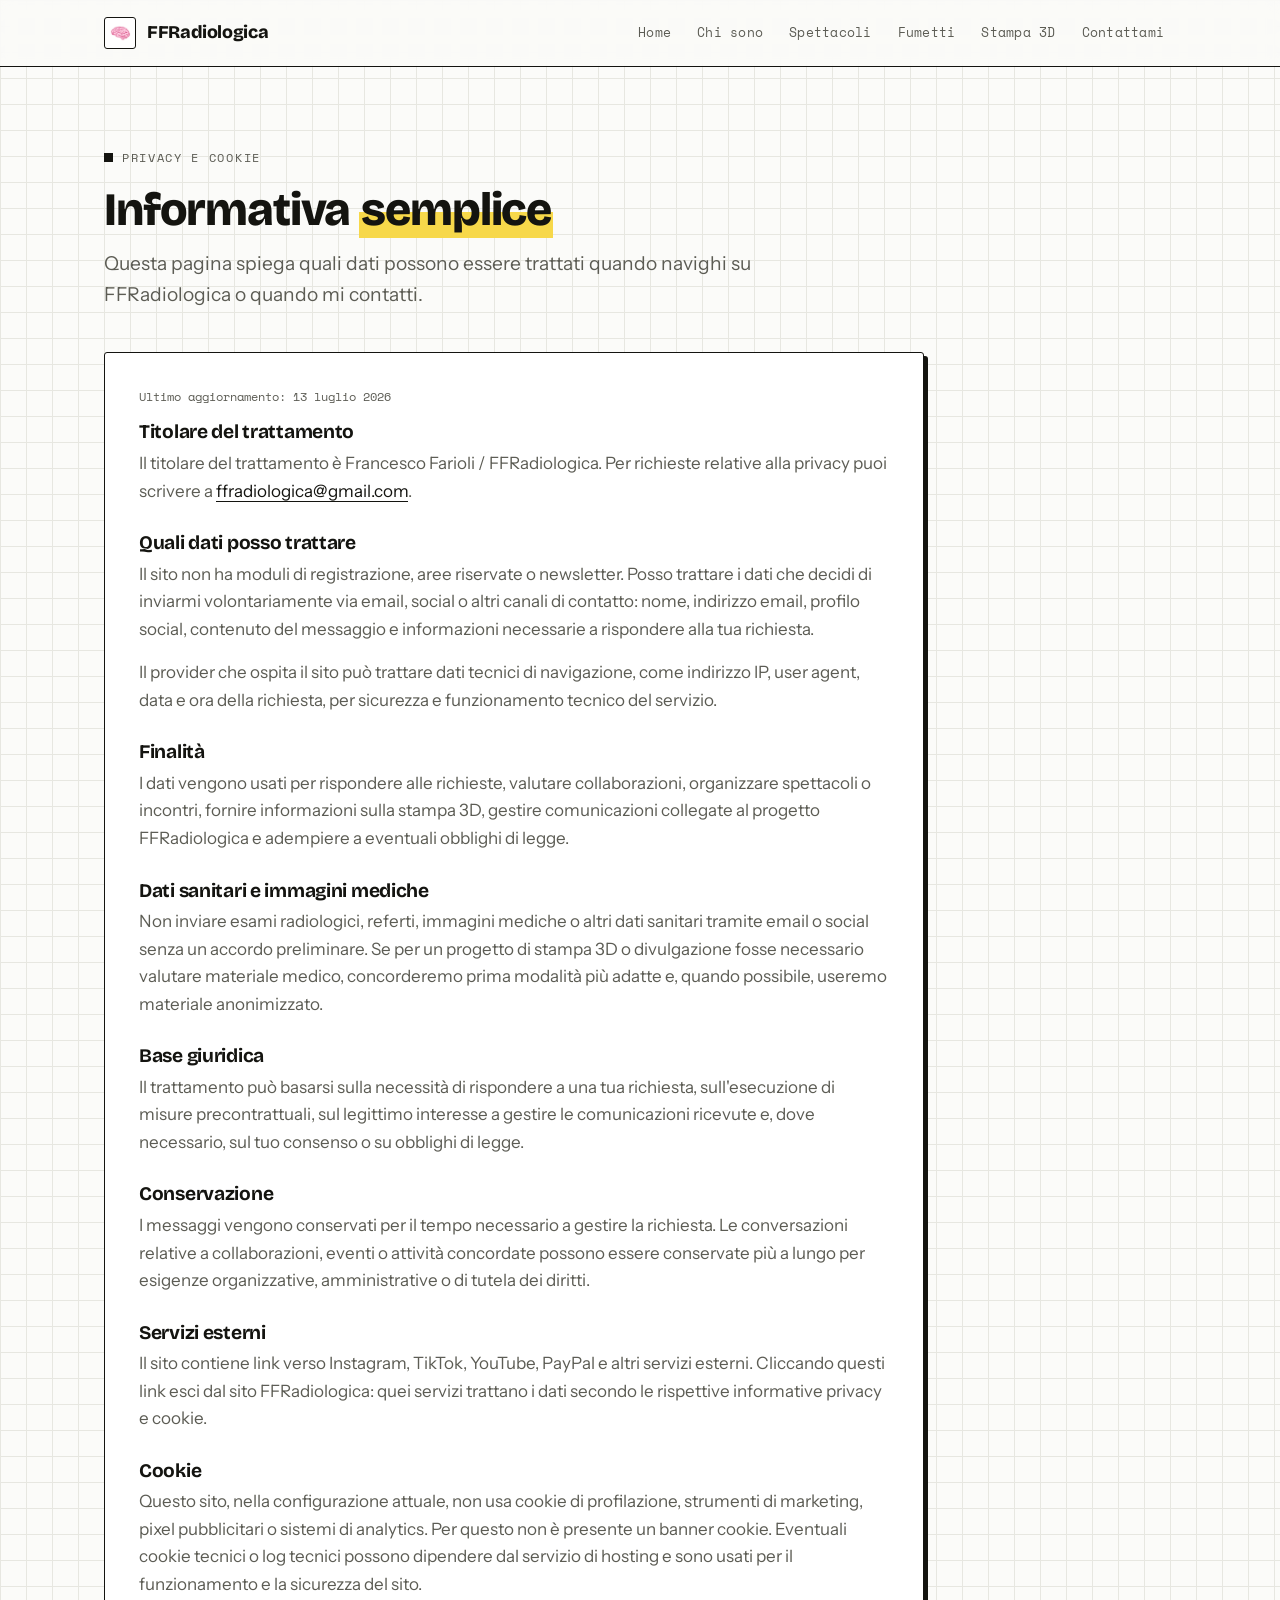
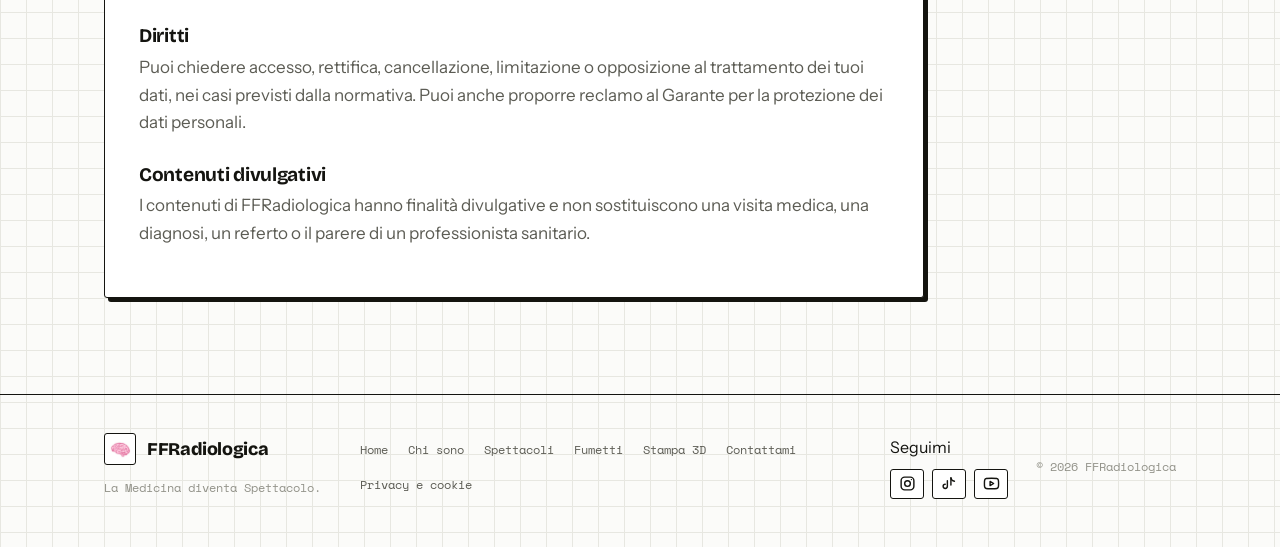
<file: privacy.html>
<!doctype html>
<html lang="it">
<head>
<meta charset="utf-8" />
<meta name="viewport" content="width=device-width, initial-scale=1" />
<title>FFRadiologica - Privacy e cookie</title>
<meta name="description" content="Informativa privacy e cookie di FFRadiologica." />
<link rel="icon" href="image/logo.png" />
<link rel="preconnect" href="https://fonts.googleapis.com" />
<link rel="preconnect" href="https://fonts.gstatic.com" crossorigin />
<link href="https://fonts.googleapis.com/css2?family=Bricolage+Grotesque:opsz,wght@12..96,400..800&family=Caveat:wght@500;600;700&family=Instrument+Sans:wght@400;500;600&family=Space+Mono:wght@400;700&display=swap" rel="stylesheet" />
<link rel="stylesheet" href="style.css" />
</head>
<body>

<header>
  <nav class="nav wrap">
    <a class="brand" href="index.html" aria-label="FFRadiologica - home">
      <span class="brand-mark" aria-hidden="true">
        <img class="brand-logo" src="image/logo.png" alt="">
      </span>
      <span>FFRadiologica</span>
    </a>
    <div class="menu" id="menu">
      <a href="index.html">Home</a>
      <a href="chi-sono.html">Chi sono</a>
      <a href="spettacoli.html">Spettacoli</a>
      <a href="fumetti.html">Fumetti</a>
      <a href="shop.html">Stampa 3D</a>
      <a href="contatti.html">Contattami</a>
    </div>
    <button class="burger" id="burger" aria-label="Apri il menu" aria-expanded="false">
      <svg viewBox="0 0 24 24" fill="none" stroke="currentColor" stroke-width="2" stroke-linecap="round"><line x1="4" y1="7" x2="20" y2="7"/><line x1="4" y1="12" x2="20" y2="12"/><line x1="4" y1="17" x2="20" y2="17"/></svg>
    </button>
  </nav>
</header>

<main>
<section class="page is-active" id="privacy">
  <div class="wrap">
    <div class="sec-head"><span class="eyebrow">Privacy e cookie</span><h2>Informativa <span class="text-highlight">semplice</span></h2>
      <p class="lead">Questa pagina spiega quali dati possono essere trattati quando navighi su FFRadiologica o quando mi contatti.</p></div>

    <div class="legal-page">
      <p class="legal-date">Ultimo aggiornamento: 13 luglio 2026</p>

      <h3>Titolare del trattamento</h3>
      <p>Il titolare del trattamento è Francesco Farioli / FFRadiologica. Per richieste relative alla privacy puoi scrivere a <a href="mailto:ffradiologica@gmail.com">ffradiologica@gmail.com</a>.</p>

      <h3>Quali dati posso trattare</h3>
      <p>Il sito non ha moduli di registrazione, aree riservate o newsletter. Posso trattare i dati che decidi di inviarmi volontariamente via email, social o altri canali di contatto: nome, indirizzo email, profilo social, contenuto del messaggio e informazioni necessarie a rispondere alla tua richiesta.</p>
      <p>Il provider che ospita il sito può trattare dati tecnici di navigazione, come indirizzo IP, user agent, data e ora della richiesta, per sicurezza e funzionamento tecnico del servizio.</p>

      <h3>Finalità</h3>
      <p>I dati vengono usati per rispondere alle richieste, valutare collaborazioni, organizzare spettacoli o incontri, fornire informazioni sulla stampa 3D, gestire comunicazioni collegate al progetto FFRadiologica e adempiere a eventuali obblighi di legge.</p>

      <h3>Dati sanitari e immagini mediche</h3>
      <p>Non inviare esami radiologici, referti, immagini mediche o altri dati sanitari tramite email o social senza un accordo preliminare. Se per un progetto di stampa 3D o divulgazione fosse necessario valutare materiale medico, concorderemo prima modalità più adatte e, quando possibile, useremo materiale anonimizzato.</p>

      <h3>Base giuridica</h3>
      <p>Il trattamento può basarsi sulla necessità di rispondere a una tua richiesta, sull'esecuzione di misure precontrattuali, sul legittimo interesse a gestire le comunicazioni ricevute e, dove necessario, sul tuo consenso o su obblighi di legge.</p>

      <h3>Conservazione</h3>
      <p>I messaggi vengono conservati per il tempo necessario a gestire la richiesta. Le conversazioni relative a collaborazioni, eventi o attività concordate possono essere conservate più a lungo per esigenze organizzative, amministrative o di tutela dei diritti.</p>

      <h3>Servizi esterni</h3>
      <p>Il sito contiene link verso Instagram, TikTok, YouTube, PayPal e altri servizi esterni. Cliccando questi link esci dal sito FFRadiologica: quei servizi trattano i dati secondo le rispettive informative privacy e cookie.</p>

      <h3>Cookie</h3>
      <p>Questo sito, nella configurazione attuale, non usa cookie di profilazione, strumenti di marketing, pixel pubblicitari o sistemi di analytics. Per questo non è presente un banner cookie. Eventuali cookie tecnici o log tecnici possono dipendere dal servizio di hosting e sono usati per il funzionamento e la sicurezza del sito.</p>

      <h3>Diritti</h3>
      <p>Puoi chiedere accesso, rettifica, cancellazione, limitazione o opposizione al trattamento dei tuoi dati, nei casi previsti dalla normativa. Puoi anche proporre reclamo al Garante per la protezione dei dati personali.</p>

      <h3>Contenuti divulgativi</h3>
      <p>I contenuti di FFRadiologica hanno finalità divulgative e non sostituiscono una visita medica, una diagnosi, un referto o il parere di un professionista sanitario.</p>
    </div>
  </div>
</section>
</main>

<footer>
  <div class="wrap foot">
    <div>
      <div class="brand" style="cursor:default;margin-bottom:8px">
        <span class="brand-mark" aria-hidden="true"><img class="brand-logo" src="image/logo.png" alt=""></span>
        <span>FFRadiologica</span>
      </div>
      <small>La Medicina diventa Spettacolo.</small>
    </div>
    <nav class="foot-nav" aria-label="Navigazione a pie di pagina">
      <a href="index.html">Home</a><a href="chi-sono.html">Chi sono</a><a href="spettacoli.html">Spettacoli</a><a href="fumetti.html">Fumetti</a><a href="shop.html">Stampa 3D</a><a href="contatti.html">Contattami</a><a href="privacy.html">Privacy e cookie</a>
    </nav>
    <nav class="foot-social" aria-label="Contatti social">
      <span>Seguimi</span>
      <a href="https://www.instagram.com/ffradiologica/" target="_blank" rel="noopener" aria-label="Instagram FFRadiologica"><svg viewBox="0 0 24 24" fill="none" stroke-width="2" stroke-linecap="round" stroke-linejoin="round"><rect x="3" y="3" width="18" height="18" rx="5"/><circle cx="12" cy="12" r="4"/><circle cx="17.5" cy="6.5" r="1" fill="currentColor" stroke="none"/></svg></a>
      <a href="https://www.tiktok.com/@ffradiologica" target="_blank" rel="noopener" aria-label="TikTok FFRadiologica"><svg viewBox="0 0 24 24" fill="none" stroke-width="2" stroke-linecap="round" stroke-linejoin="round"><path d="M9 8v8a3 3 0 11-3-3M14 4c.5 3 2.5 4.5 5 4.8"/><path d="M14 4v10"/></svg></a>
      <a href="https://www.youtube.com/@FFRadiologica" target="_blank" rel="noopener" aria-label="YouTube FFRadiologica"><svg viewBox="0 0 24 24" fill="none" stroke-width="2" stroke-linecap="round" stroke-linejoin="round"><path d="M22 12s0-3.4-.4-5a2.8 2.8 0 0 0-2-2C17.9 4.5 12 4.5 12 4.5s-5.9 0-7.6.5a2.8 2.8 0 0 0-2 2C2 8.6 2 12 2 12s0 3.4.4 5a2.8 2.8 0 0 0 2 2c1.7.5 7.6.5 7.6.5s5.9 0 7.6-.5a2.8 2.8 0 0 0 2-2c.4-1.6.4-5 .4-5z"/><path d="M10 9l5 3-5 3z"/></svg></a>
    </nav>
    <small>© 2026 FFRadiologica</small>
  </div>
</footer>

<script src="script.js"></script>
</body>
</html>
</file>
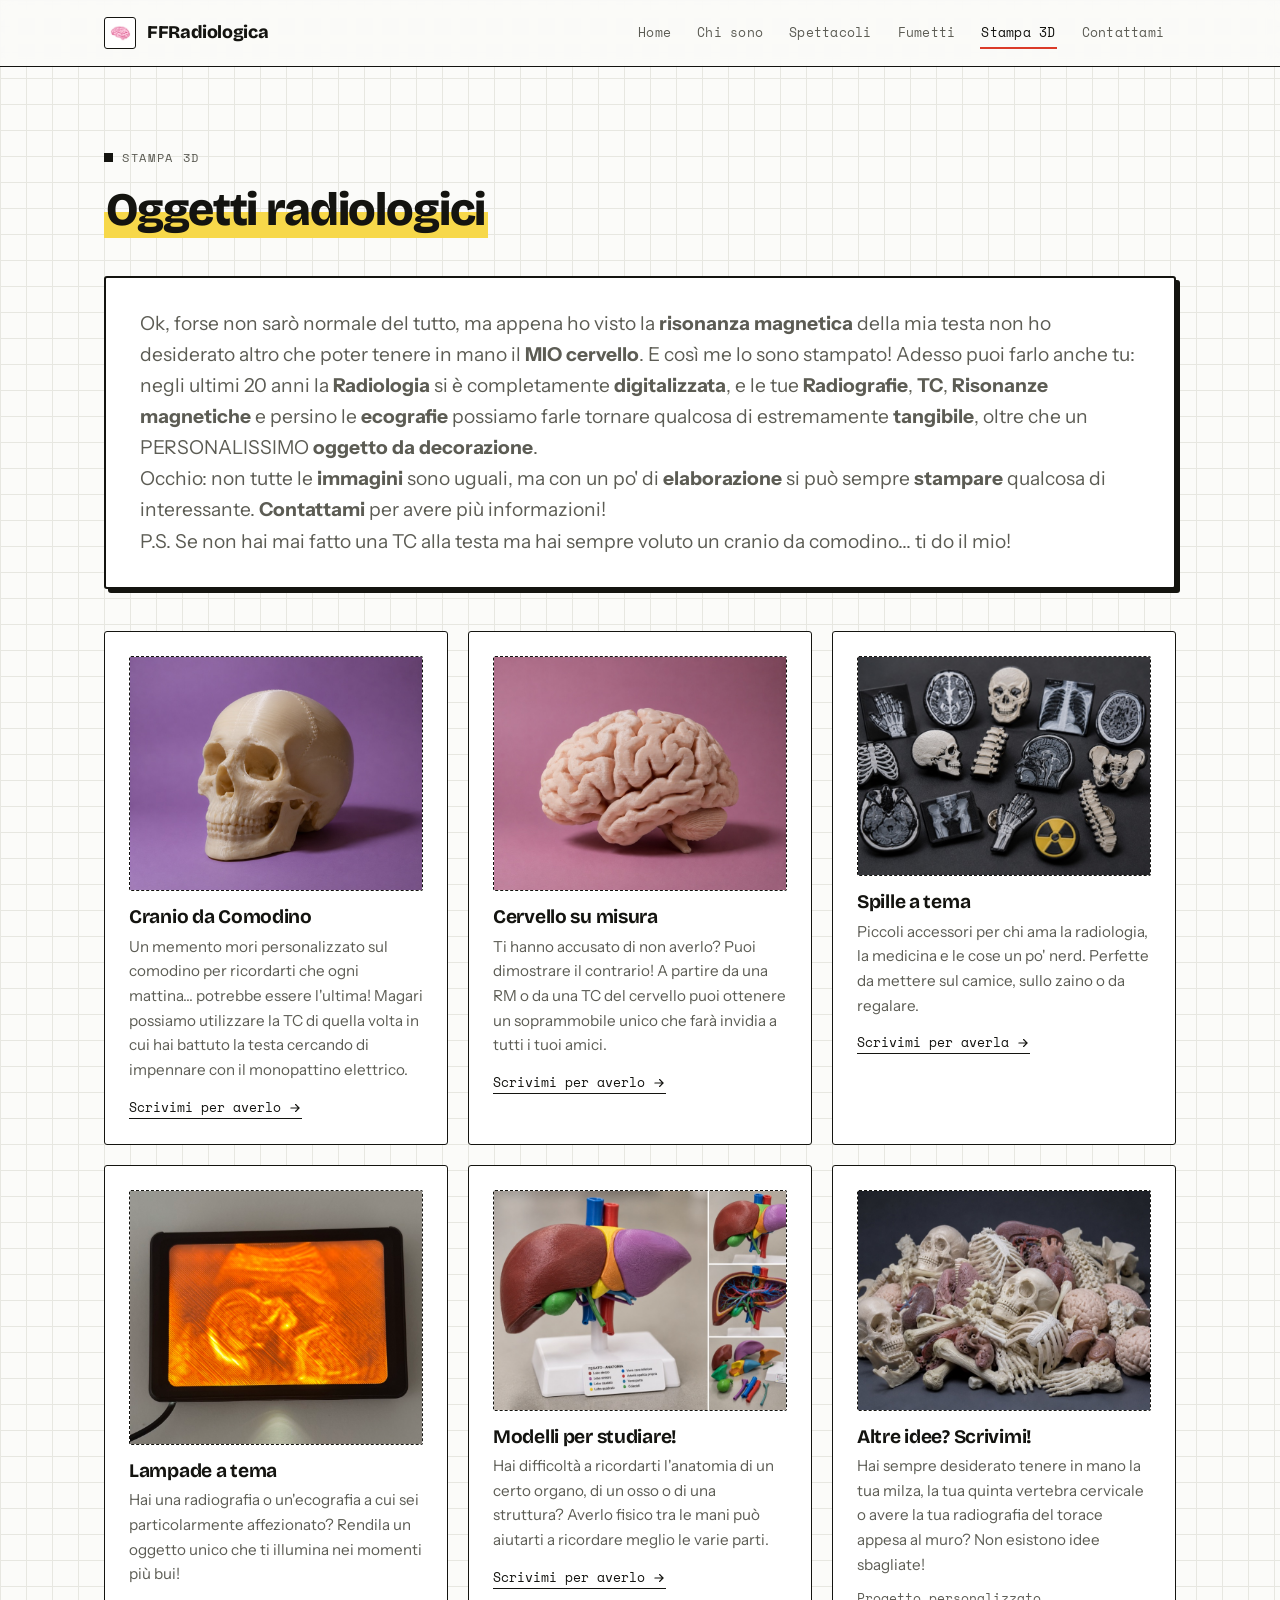
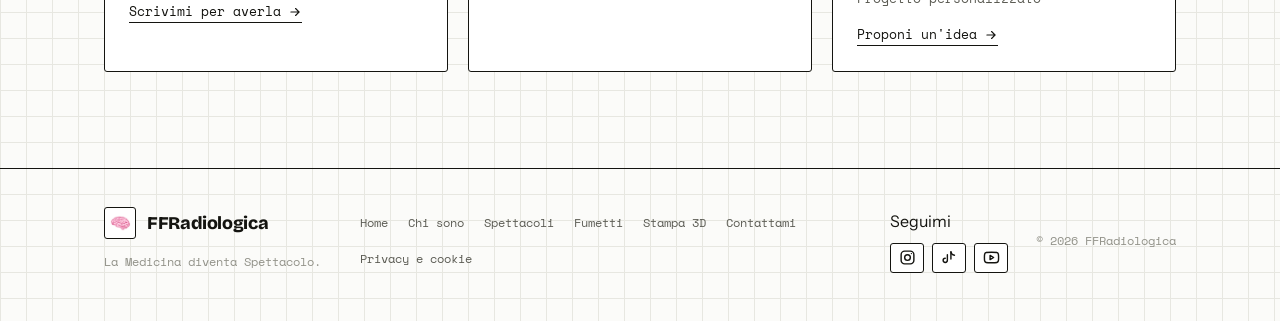
<file: shop.html>
<!doctype html>
<html lang="it">
<head>
<meta charset="utf-8" />
<meta name="viewport" content="width=device-width, initial-scale=1" />
<title>FFRadiologica - Stampa 3D</title>
<meta name="description" content="FFRadiologica: divulgazione della medicina e della scienza con spettacoli dal vivo, video, fumetti e oggetti a tema." />
<link rel="icon" href="image/logo.png" />
<link rel="preconnect" href="https://fonts.googleapis.com" />
<link rel="preconnect" href="https://fonts.gstatic.com" crossorigin />
<link href="https://fonts.googleapis.com/css2?family=Bricolage+Grotesque:opsz,wght@12..96,400..800&family=Caveat:wght@500;600;700&family=Instrument+Sans:wght@400;500;600&family=Space+Mono:wght@400;700&display=swap" rel="stylesheet" />
<link rel="stylesheet" href="style.css" />
</head>
<body>

<header>
  <nav class="nav wrap">
    <a class="brand" href="index.html" aria-label="FFRadiologica - home">
      <span class="brand-mark" aria-hidden="true">
        <img class="brand-logo" src="image/logo.png" alt="">
      </span>
      <span>FFRadiologica</span>
    </a>
    <div class="menu" id="menu">
      <a href="index.html">Home</a>
      <a href="chi-sono.html">Chi sono</a>
      <a href="spettacoli.html">Spettacoli</a>
      <a href="fumetti.html">Fumetti</a>
      <a href="shop.html" class="active">Stampa 3D</a>
      <a href="contatti.html">Contattami</a>
    </div>
    <button class="burger" id="burger" aria-label="Apri il menu" aria-expanded="false">
      <svg viewBox="0 0 24 24" fill="none" stroke="currentColor" stroke-width="2" stroke-linecap="round"><line x1="4" y1="7" x2="20" y2="7"/><line x1="4" y1="12" x2="20" y2="12"/><line x1="4" y1="17" x2="20" y2="17"/></svg>
    </button>
  </nav>
</header>

<main>
<section class="page is-active" id="shop">
  <div class="wrap">
    <div class="sec-head"><span class="eyebrow">Stampa 3D</span><h2><span class="text-highlight">Oggetti radiologici</span></h2></div>
    <div class="wide-note">
      <p class="lead">Ok, forse non sarò normale del tutto, ma appena ho visto la <strong>risonanza magnetica</strong> della mia testa non ho desiderato altro che poter tenere in mano il <strong>MIO cervello</strong>. E così me lo sono stampato! Adesso puoi farlo anche tu: negli ultimi 20 anni la <strong>Radiologia</strong> si è completamente <strong>digitalizzata</strong>, e le tue <strong>Radiografie</strong>, <strong>TC</strong>, <strong>Risonanze magnetiche</strong> e persino le <strong>ecografie</strong> possiamo farle tornare qualcosa di estremamente <strong>tangibile</strong>, oltre che un PERSONALISSIMO <strong>oggetto da decorazione</strong>.<br>Occhio: non tutte le <strong>immagini</strong> sono uguali, ma con un po' di <strong>elaborazione</strong> si può sempre <strong>stampare</strong> qualcosa di interessante. <strong>Contattami</strong> per avere più informazioni!<br>P.S. Se non hai mai fatto una TC alla testa ma hai sempre voluto un cranio da comodino... ti do il mio!</p>
    </div>
    <div class="grid g-3">
      <div class="card"><div class="thumb"><img src="image/cranio-comodino.jpg" alt="Cranio da comodino stampato in 3D"></div><h3>Cranio da Comodino</h3><p>Un memento mori personalizzato sul comodino per ricordarti che ogni mattina... potrebbe essere l'ultima! Magari possiamo utilizzare la TC di quella volta in cui hai battuto la testa cercando di impennare con il monopattino elettrico.</p><a class="card-link" href="contatti.html">Scrivimi per averlo <svg viewBox="0 0 24 24" fill="none" stroke="currentColor" stroke-width="2" stroke-linecap="round"><path d="M5 12h14M13 6l6 6-6 6"/></svg></a></div>
      <div class="card"><div class="thumb"><img src="image/cervello.jpg" alt="Cervello stampato in 3D su misura"></div><h3>Cervello su misura</h3><p>Ti hanno accusato di non averlo? Puoi dimostrare il contrario! A partire da una RM o da una TC del cervello puoi ottenere un soprammobile unico che farà invidia a tutti i tuoi amici.</p><a class="card-link" href="contatti.html">Scrivimi per averlo <svg viewBox="0 0 24 24" fill="none" stroke="currentColor" stroke-width="2" stroke-linecap="round"><path d="M5 12h14M13 6l6 6-6 6"/></svg></a></div>
      <div class="card"><div class="thumb"><img src="image/spille.jpg" alt="Spille a tema radiologico"></div><h3>Spille a tema</h3><p>Piccoli accessori per chi ama la radiologia, la medicina e le cose un po' nerd. Perfette da mettere sul camice, sullo zaino o da regalare.</p><a class="card-link" href="contatti.html">Scrivimi per averla <svg viewBox="0 0 24 24" fill="none" stroke="currentColor" stroke-width="2" stroke-linecap="round"><path d="M5 12h14M13 6l6 6-6 6"/></svg></a></div>
      <div class="card"><div class="thumb"><img src="image/ecografia.jpg" alt="Lampada a tema ecografia"></div><h3>Lampade a tema</h3><p>Hai una radiografia o un'ecografia a cui sei particolarmente affezionato? Rendila un oggetto unico che ti illumina nei momenti più bui!</p><a class="card-link" href="contatti.html">Scrivimi per averla <svg viewBox="0 0 24 24" fill="none" stroke="currentColor" stroke-width="2" stroke-linecap="round"><path d="M5 12h14M13 6l6 6-6 6"/></svg></a></div>
      <div class="card"><div class="thumb"><img src="image/fegato.jpg" alt="Modello anatomico di fegato stampato in 3D"></div><h3>Modelli per studiare!</h3><p>Hai difficoltà a ricordarti l'anatomia di un certo organo, di un osso o di una struttura? Averlo fisico tra le mani può aiutarti a ricordare meglio le varie parti.</p><a class="card-link" href="contatti.html">Scrivimi per averlo <svg viewBox="0 0 24 24" fill="none" stroke="currentColor" stroke-width="2" stroke-linecap="round"><path d="M5 12h14M13 6l6 6-6 6"/></svg></a></div>
      <div class="card"><div class="thumb"><img src="image/mucchio.jpg" alt="Esempi di oggetti radiologici stampati in 3D"></div><h3>Altre idee? Scrivimi!</h3><p>Hai sempre desiderato tenere in mano la tua milza, la tua quinta vertebra cervicale o avere la tua radiografia del torace appesa al muro? Non esistono idee sbagliate!</p><div class="price">Progetto personalizzato</div><a class="card-link" href="contatti.html">Proponi un'idea <svg viewBox="0 0 24 24" fill="none" stroke="currentColor" stroke-width="2" stroke-linecap="round"><path d="M5 12h14M13 6l6 6-6 6"/></svg></a></div>
    </div>
  </div>
</section>
</main>

<footer>
  <div class="wrap foot">
    <div>
      <div class="brand" style="cursor:default;margin-bottom:8px">
        <span class="brand-mark" aria-hidden="true"><img class="brand-logo" src="image/logo.png" alt=""></span>
        <span>FFRadiologica</span>
      </div>
      <small>La Medicina diventa Spettacolo.</small>
    </div>
    <nav class="foot-nav" aria-label="Navigazione a pie di pagina">
      <a href="index.html">Home</a><a href="chi-sono.html">Chi sono</a><a href="spettacoli.html">Spettacoli</a><a href="fumetti.html">Fumetti</a><a href="shop.html">Stampa 3D</a><a href="contatti.html">Contattami</a><a href="privacy.html">Privacy e cookie</a>
    </nav>
    <nav class="foot-social" aria-label="Contatti social">
      <span>Seguimi</span>
      <a href="https://www.instagram.com/ffradiologica/" target="_blank" rel="noopener" aria-label="Instagram FFRadiologica"><svg viewBox="0 0 24 24" fill="none" stroke-width="2" stroke-linecap="round" stroke-linejoin="round"><rect x="3" y="3" width="18" height="18" rx="5"/><circle cx="12" cy="12" r="4"/><circle cx="17.5" cy="6.5" r="1" fill="currentColor" stroke="none"/></svg></a>
      <a href="https://www.tiktok.com/@ffradiologica" target="_blank" rel="noopener" aria-label="TikTok FFRadiologica"><svg viewBox="0 0 24 24" fill="none" stroke-width="2" stroke-linecap="round" stroke-linejoin="round"><path d="M9 8v8a3 3 0 11-3-3M14 4c.5 3 2.5 4.5 5 4.8"/><path d="M14 4v10"/></svg></a>
      <a href="https://www.youtube.com/@FFRadiologica" target="_blank" rel="noopener" aria-label="YouTube FFRadiologica"><svg viewBox="0 0 24 24" fill="none" stroke-width="2" stroke-linecap="round" stroke-linejoin="round"><path d="M22 12s0-3.4-.4-5a2.8 2.8 0 0 0-2-2C17.9 4.5 12 4.5 12 4.5s-5.9 0-7.6.5a2.8 2.8 0 0 0-2 2C2 8.6 2 12 2 12s0 3.4.4 5a2.8 2.8 0 0 0 2 2c1.7.5 7.6.5 7.6.5s5.9 0 7.6-.5a2.8 2.8 0 0 0 2-2c.4-1.6.4-5 .4-5z"/><path d="M10 9l5 3-5 3z"/></svg></a>
    </nav>
    <small>© 2026 FFRadiologica</small>
  </div>
</footer>

<script src="script.js"></script>
</body>
</html>
</file>
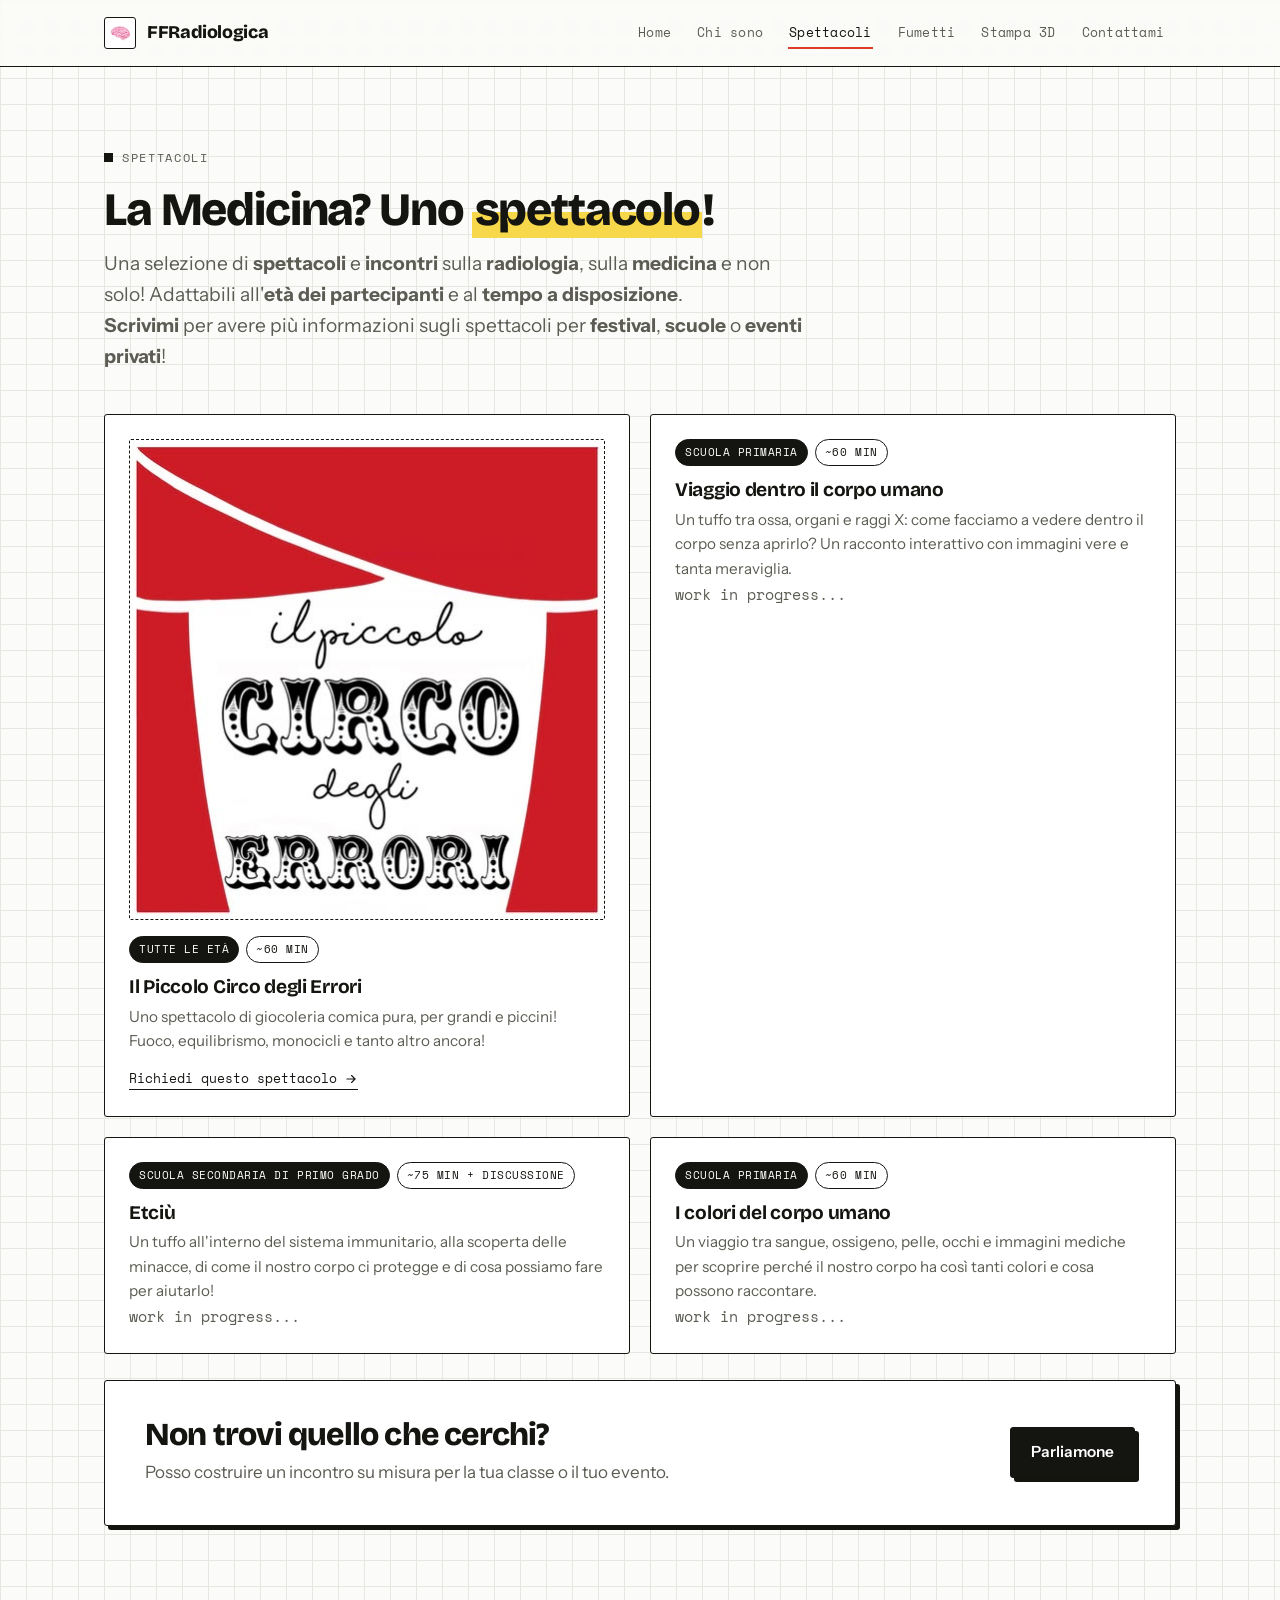
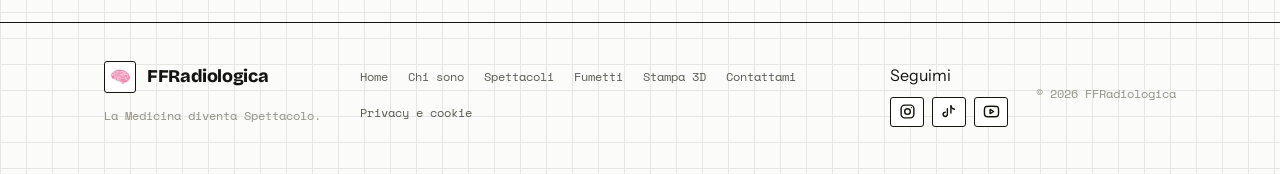
<file: spettacoli.html>
<!doctype html>
<html lang="it">
<head>
<meta charset="utf-8" />
<meta name="viewport" content="width=device-width, initial-scale=1" />
<title>FFRadiologica - Spettacoli</title>
<meta name="description" content="FFRadiologica: divulgazione della medicina e della scienza con spettacoli dal vivo, video, fumetti e oggetti a tema." />
<link rel="icon" href="image/logo.png" />
<link rel="preconnect" href="https://fonts.googleapis.com" />
<link rel="preconnect" href="https://fonts.gstatic.com" crossorigin />
<link href="https://fonts.googleapis.com/css2?family=Bricolage+Grotesque:opsz,wght@12..96,400..800&family=Caveat:wght@500;600;700&family=Instrument+Sans:wght@400;500;600&family=Space+Mono:wght@400;700&display=swap" rel="stylesheet" />
<link rel="stylesheet" href="style.css" />
</head>
<body>

<header>
  <nav class="nav wrap">
    <a class="brand" href="index.html" aria-label="FFRadiologica - home">
      <span class="brand-mark" aria-hidden="true">
        <img class="brand-logo" src="image/logo.png" alt="">
      </span>
      <span>FFRadiologica</span>
    </a>
    <div class="menu" id="menu">
      <a href="index.html">Home</a>
      <a href="chi-sono.html">Chi sono</a>
      <a href="spettacoli.html" class="active">Spettacoli</a>
      <a href="fumetti.html">Fumetti</a>
      <a href="shop.html">Stampa 3D</a>
      <a href="contatti.html">Contattami</a>
    </div>
    <button class="burger" id="burger" aria-label="Apri il menu" aria-expanded="false">
      <svg viewBox="0 0 24 24" fill="none" stroke="currentColor" stroke-width="2" stroke-linecap="round"><line x1="4" y1="7" x2="20" y2="7"/><line x1="4" y1="12" x2="20" y2="12"/><line x1="4" y1="17" x2="20" y2="17"/></svg>
    </button>
  </nav>
</header>

<main>
<section class="page is-active" id="spettacoli">
  <div class="wrap">
    <div class="sec-head"><span class="eyebrow">Spettacoli</span><h2>La Medicina? Uno <span class="text-highlight">spettacolo</span>!</h2>
      <p class="lead">Una selezione di <strong>spettacoli</strong> e <strong>incontri</strong> sulla <strong>radiologia</strong>, sulla <strong>medicina</strong> e non solo! Adattabili all'<strong>età dei partecipanti</strong> e al <strong>tempo a disposizione</strong>.<br><strong>Scrivimi</strong> per avere più informazioni sugli spettacoli per <strong>festival</strong>, <strong>scuole</strong> o <strong>eventi privati</strong>!</p></div>
    <div class="grid g-2">
      <div class="card"><div class="thumb"><img src="image/piccolo_circo.jpg" alt="Il Piccolo Circo degli Errori"></div><div class="taglist"><span class="pill fill">Tutte le età</span><span class="pill">~60 min</span></div><h3>Il Piccolo Circo degli Errori</h3><p>Uno spettacolo di giocoleria comica pura, per grandi e piccini! Fuoco, equilibrismo, monocicli e tanto altro ancora!</p><a class="card-link" href="contatti.html">Richiedi questo spettacolo <svg viewBox="0 0 24 24" fill="none" stroke="currentColor" stroke-width="2" stroke-linecap="round"><path d="M5 12h14M13 6l6 6-6 6"/></svg></a></div>
      <div class="card"><div class="taglist"><span class="pill fill">Scuola primaria</span><span class="pill">~60 min</span></div><h3>Viaggio dentro il corpo umano</h3><p>Un tuffo tra ossa, organi e raggi X: come facciamo a vedere dentro il corpo senza aprirlo? Un racconto interattivo con immagini vere e tanta meraviglia.</p><p class="card-status">work in progress...</p></div>
      <div class="card"><div class="taglist"><span class="pill fill">Scuola secondaria di primo grado</span><span class="pill">~75 min + discussione</span></div><h3>Etciù</h3><p>Un tuffo all'interno del sistema immunitario, alla scoperta delle minacce, di come il nostro corpo ci protegge e di cosa possiamo fare per aiutarlo!</p><p class="card-status">work in progress...</p></div>
      <div class="card"><div class="taglist"><span class="pill fill">Scuola primaria</span><span class="pill">~60 min</span></div><h3>I colori del corpo umano</h3><p>Un viaggio tra sangue, ossigeno, pelle, occhi e immagini mediche per scoprire perché il nostro corpo ha così tanti colori e cosa possono raccontare.</p><p class="card-status">work in progress...</p></div>
    </div>
    <div class="banner" style="margin-top:26px">
      <div><h2>Non trovi quello che cerchi?</h2><p>Posso costruire un incontro su misura per la tua classe o il tuo evento.</p></div>
      <a class="btn btn-primary" href="contatti.html">Parliamone</a>
    </div>
  </div>
</section>
</main>

<footer>
  <div class="wrap foot">
    <div>
      <div class="brand" style="cursor:default;margin-bottom:8px">
        <span class="brand-mark" aria-hidden="true"><img class="brand-logo" src="image/logo.png" alt=""></span>
        <span>FFRadiologica</span>
      </div>
      <small>La Medicina diventa Spettacolo.</small>
    </div>
    <nav class="foot-nav" aria-label="Navigazione a pie di pagina">
      <a href="index.html">Home</a><a href="chi-sono.html">Chi sono</a><a href="spettacoli.html">Spettacoli</a><a href="fumetti.html">Fumetti</a><a href="shop.html">Stampa 3D</a><a href="contatti.html">Contattami</a><a href="privacy.html">Privacy e cookie</a>
    </nav>
    <nav class="foot-social" aria-label="Contatti social">
      <span>Seguimi</span>
      <a href="https://www.instagram.com/ffradiologica/" target="_blank" rel="noopener" aria-label="Instagram FFRadiologica"><svg viewBox="0 0 24 24" fill="none" stroke-width="2" stroke-linecap="round" stroke-linejoin="round"><rect x="3" y="3" width="18" height="18" rx="5"/><circle cx="12" cy="12" r="4"/><circle cx="17.5" cy="6.5" r="1" fill="currentColor" stroke="none"/></svg></a>
      <a href="https://www.tiktok.com/@ffradiologica" target="_blank" rel="noopener" aria-label="TikTok FFRadiologica"><svg viewBox="0 0 24 24" fill="none" stroke-width="2" stroke-linecap="round" stroke-linejoin="round"><path d="M9 8v8a3 3 0 11-3-3M14 4c.5 3 2.5 4.5 5 4.8"/><path d="M14 4v10"/></svg></a>
      <a href="https://www.youtube.com/@FFRadiologica" target="_blank" rel="noopener" aria-label="YouTube FFRadiologica"><svg viewBox="0 0 24 24" fill="none" stroke-width="2" stroke-linecap="round" stroke-linejoin="round"><path d="M22 12s0-3.4-.4-5a2.8 2.8 0 0 0-2-2C17.9 4.5 12 4.5 12 4.5s-5.9 0-7.6.5a2.8 2.8 0 0 0-2 2C2 8.6 2 12 2 12s0 3.4.4 5a2.8 2.8 0 0 0 2 2c1.7.5 7.6.5 7.6.5s5.9 0 7.6-.5a2.8 2.8 0 0 0 2-2c.4-1.6.4-5 .4-5z"/><path d="M10 9l5 3-5 3z"/></svg></a>
    </nav>
    <small>© 2026 FFRadiologica</small>
  </div>
</footer>

<script src="script.js"></script>
</body>
</html>
</file>
<file: style.css>
:root{
    --paper:#FBFBF9;
    --grid:#E7E7E1;
    --ink:#141410;
    --ink-2:#3A3A34;
    --ink-dim:#5C5C54;
    --ink-faint:#93938A;
    --line:#141410;
    --red:#DB3B28;
    --radius:3px;
    --maxw:1120px;
    --shadow:4px 4px 0 rgba(20,20,15,1);
    --shadow-sm:3px 3px 0 rgba(20,20,15,.92);
    --ease:cubic-bezier(.2,.7,.3,1);
  }
  *{box-sizing:border-box}
  html{scroll-behavior:smooth}
  body{
    margin:0;
    color:var(--ink);
    background-color:var(--paper);
    background-image:
      linear-gradient(var(--grid) 1px, transparent 1px),
      linear-gradient(90deg, var(--grid) 1px, transparent 1px);
    background-size:26px 26px;
    font-family:"Instrument Sans", system-ui, -apple-system, sans-serif;
    font-size:17px;line-height:1.62;
    -webkit-font-smoothing:antialiased;overflow-x:hidden;
  }
  a{color:inherit;text-decoration:none}
  img{max-width:100%;display:block}
  .wrap{width:100%;max-width:var(--maxw);margin:0 auto;padding:0 24px}
  .mono{font-family:"Space Mono",monospace}

  .eyebrow{
    font-family:"Space Mono",monospace;font-size:12px;letter-spacing:.14em;text-transform:uppercase;
    color:var(--ink-dim);display:inline-flex;align-items:center;gap:9px;
  }
  .eyebrow::before{content:"";width:9px;height:9px;background:var(--ink);flex:0 0 auto}

  h1,h2,h3{font-family:"Bricolage Grotesque",sans-serif;font-weight:800;line-height:1.02;margin:0;letter-spacing:-.025em}
  h1{font-size:clamp(2.5rem,6.6vw,4.7rem)}
  h2{font-size:clamp(1.9rem,3.8vw,2.9rem)}
  h3{font-size:1.2rem;font-weight:700;letter-spacing:-.015em}
  p{margin:0 0 1rem}
  .lead{font-size:clamp(1.05rem,1.5vw,1.2rem);color:var(--ink-dim);max-width:60ch}
  .support-hint{margin-top:22px;margin-bottom:-10px;font-family:"Space Mono",monospace;font-size:13px;font-weight:700;color:var(--red)}

  /* hand annotations */
  .hand{font-family:"Caveat",cursive;color:var(--red);font-weight:600;line-height:1}

  /* ---------- Header ---------- */
  header{position:sticky;top:0;z-index:60;background:rgba(251,251,249,.86);backdrop-filter:blur(6px);border-bottom:1.5px solid var(--ink)}
  .nav{display:flex;align-items:center;justify-content:space-between;height:66px}
  .brand{display:flex;align-items:center;gap:11px;font-family:"Bricolage Grotesque";font-weight:800;font-size:1.12rem;letter-spacing:-.02em;background:none;border:0;color:var(--ink);cursor:pointer;padding:0}
  .brand-mark{width:32px;height:32px;flex:0 0 auto;background:#fff;border:1.5px solid var(--ink);border-radius:var(--radius);display:grid;place-items:center}
  .brand-mark svg{width:19px;height:19px}
  .brand-logo{width:24px;height:24px;object-fit:contain}

  .menu{display:flex;align-items:center;gap:2px}
  .menu a{
    position:relative;font-family:"Space Mono",monospace;font-size:12.5px;letter-spacing:.02em;
    color:var(--ink-dim);padding:8px 12px;transition:color .18s var(--ease);
  }
  .menu a:hover{color:var(--ink)}
  .menu a.active{color:var(--ink)}
  .menu a.active::after{content:"";position:absolute;left:11px;right:11px;bottom:2px;height:2.5px;background:var(--red)}

  .burger{display:none;background:#fff;border:1.5px solid var(--ink);border-radius:var(--radius);width:42px;height:38px;cursor:pointer;color:var(--ink);align-items:center;justify-content:center}
  .burger svg{width:22px;height:22px}

  /* ---------- Buttons ---------- */
  .btn{
    display:inline-flex;align-items:center;gap:9px;cursor:pointer;
    font-family:"Instrument Sans";font-weight:600;font-size:.96rem;
    padding:12px 20px;border-radius:var(--radius);border:1.5px solid var(--ink);
    transition:transform .13s var(--ease),box-shadow .13s var(--ease),background .15s var(--ease),color .15s var(--ease);
  }
  .btn svg{width:16px;height:16px}
  .btn-primary{background:var(--ink);color:#fff;box-shadow:var(--shadow)}
  .btn-primary:hover{transform:translate(2px,2px);box-shadow:2px 2px 0 rgba(20,20,15,1)}
  .btn-primary:active{transform:translate(4px,4px);box-shadow:0 0 0 rgba(20,20,15,1)}
  .btn-donate{background:var(--red);color:#fff;box-shadow:var(--shadow)}
  .btn-donate:hover{transform:translate(2px,2px);box-shadow:2px 2px 0 rgba(20,20,15,1)}
  .btn-donate:active{transform:translate(4px,4px);box-shadow:0 0 0 rgba(20,20,15,1)}
  .btn-ghost{background:#fff;color:var(--ink);box-shadow:var(--shadow-sm)}
  .btn-ghost:hover{transform:translate(2px,2px);box-shadow:1px 1px 0 rgba(20,20,15,1)}
  .btn-ghost:active{transform:translate(3px,3px);box-shadow:0 0 0}

  /* ---------- Pages ---------- */
  main{min-height:calc(100vh - 66px)}
  .page{display:block;animation:fade .4s var(--ease)}
  @keyframes fade{from{opacity:0;transform:translateY(8px)}to{opacity:1;transform:none}}
  section{padding:76px 0}

  /* ---------- Hero ---------- */
  .hero{padding-top:64px;padding-bottom:56px}
  .hero-grid{display:grid;grid-template-columns:1.05fr .95fr;gap:56px;align-items:center}
  .hero h1{margin:20px 0 22px}
  .circled{position:relative;display:inline-block;white-space:nowrap;z-index:0}
  .circled::after{
    content:"";position:absolute;left:-.08em;right:-.08em;bottom:.04em;height:.46em;
    background:#F7D84A;z-index:-1;transform:scaleX(1);transform-origin:left center;
  }
  .cta-row{display:flex;flex-wrap:wrap;gap:14px;margin-top:30px}
  .hero .cta-row{--hero-cta-width:260px}
  .hero .cta-row .btn-donate,
  .hero .cta-row .btn-break{width:min(100%,var(--hero-cta-width));justify-content:center}
  .hero .cta-row .cta-break{flex-basis:100%;height:0}
  .foot-hint{margin-top:26px;color:var(--ink-faint);font-family:"Space Mono",monospace;font-size:12.5px}

  /* sketch frame */
  .sketch{position:relative;width:100%;min-width:0;background:#fff;border:1.5px solid var(--ink);border-radius:var(--radius);box-shadow:var(--shadow);padding:16px}
  .sketch-inner{
    position:relative;width:100%;border-radius:2px;overflow:hidden;aspect-ratio:5/6;
    background-image:linear-gradient(var(--grid) 1px,transparent 1px),linear-gradient(90deg,var(--grid) 1px,transparent 1px);
    background-size:26px 26px;background-position:center;
  }
  .sketch-inner svg.xray{position:absolute;inset:0;width:100%;height:100%}
  .hero-video{position:absolute;inset:0;width:100%;height:100%;object-fit:contain;background:#fff}
  .xray .draw{fill:none;stroke:var(--ink);stroke-width:2.4;stroke-linecap:round;stroke-linejoin:round}
  .xray .vert{fill:var(--ink)}
  .xray .heart{fill:var(--red)}
  .xray .redcircle{fill:none;stroke:var(--red);stroke-width:2;stroke-linecap:round}
  .sk-tag{position:absolute;font-family:"Space Mono",monospace;font-size:10.5px;letter-spacing:.06em;color:var(--ink-dim)}
  .sk-tag.tl{top:10px;left:12px}
  .sk-tag.tr{top:10px;right:12px}
  .sk-tag.bl{bottom:10px;left:12px}
  .sk-hand{position:absolute;bottom:36px;right:14px;font-size:1.35rem;transform:rotate(-5deg)}
  .sketch-cap{margin-top:12px;text-align:center;font-family:"Space Mono",monospace;font-size:11.5px;color:var(--ink-faint)}

  /* ---------- Section head ---------- */
  .sec-head{max-width:64ch;margin-bottom:42px}
  .sec-head h2{margin:16px 0 14px}

  /* ---------- Cards ---------- */
  .grid{display:grid;gap:20px}
  .g-3{grid-template-columns:repeat(3,1fr)}
  .g-2{grid-template-columns:repeat(2,1fr)}

  .card{position:relative;background:#fff;border:1.5px solid var(--ink);border-radius:var(--radius);padding:24px;transition:transform .16s var(--ease),box-shadow .16s var(--ease)}
  .card:hover{transform:translate(-2px,-2px);box-shadow:var(--shadow)}
  .card .ic{width:40px;height:40px;border-radius:var(--radius);border:1.5px solid var(--ink);display:grid;place-items:center;margin-bottom:16px}
  .card .ic svg{width:21px;height:21px;stroke:var(--ink)}
  .card h3{margin-bottom:8px}
  .card p{color:var(--ink-dim);font-size:.95rem;margin:0}
  .card-link{margin-top:15px;display:inline-flex;align-items:center;gap:7px;font-family:"Space Mono",monospace;font-size:12.5px;color:var(--ink);cursor:pointer;background:none;border:0;padding:0;border-bottom:1.5px solid var(--ink)}
  .card-link svg{width:14px;height:14px;transition:transform .18s var(--ease)}
  .card-link:hover svg{transform:translateX(4px)}
  .card-status{margin-top:15px;margin-bottom:0;font-family:"Space Mono",monospace;font-size:12.5px;color:var(--ink-faint)}
  .split-cta{display:grid;grid-template-columns:repeat(2,minmax(0,1fr));gap:20px;margin-top:26px}
  .cta-panel{background:#fff;border:1.5px solid var(--ink);border-radius:var(--radius);box-shadow:var(--shadow);padding:28px}
  .cta-panel h2{font-size:clamp(1.45rem,2.4vw,2rem);margin-bottom:12px}
  .cta-panel p{color:var(--ink-dim);margin-bottom:18px}

  .taglist{display:flex;flex-wrap:wrap;gap:7px;margin-bottom:14px}
  .pill{font-family:"Space Mono",monospace;font-size:10.5px;letter-spacing:.05em;text-transform:uppercase;padding:4px 9px;border-radius:100px;border:1.5px solid var(--ink);color:var(--ink)}
  .pill.fill{background:var(--ink);color:#fff}

  /* placeholders reveal grid */
  .thumb{aspect-ratio:4/3;border-radius:2px;margin-bottom:16px;position:relative;border:1.5px dashed var(--ink);display:grid;place-items:center;background:transparent}
  .thumb img{width:100%;height:100%;object-fit:cover}
  .comic-thumb{border-style:solid;overflow:hidden;transition:transform .15s var(--ease),box-shadow .15s var(--ease)}
  .comic-thumb:hover{transform:translate(-1px,-1px);box-shadow:var(--shadow-sm)}
  .thumb span.ph{font-family:"Space Mono",monospace;font-size:11px;color:var(--ink-faint)}
  .thumb .num{position:absolute;top:8px;left:11px;font-family:"Bricolage Grotesque";font-weight:800;font-size:1.4rem;color:var(--ink);opacity:.14}
  .price{font-family:"Space Mono",monospace;font-size:12.5px;color:var(--ink-dim);margin-top:12px}

  /* ---------- About ---------- */
  .about-grid{display:grid;grid-template-columns:.85fr 1.15fr;gap:46px;align-items:start}
  .portrait{aspect-ratio:4/5;border-radius:var(--radius);position:relative;border:1.5px solid var(--ink);background:transparent;display:grid;place-items:center;text-align:center;box-shadow:var(--shadow);overflow:hidden}
  .portrait img{width:100%;height:100%;object-fit:cover}
  .portrait .ph{font-family:"Space Mono",monospace;font-size:12px;color:var(--ink-faint);max-width:22ch}
  .portrait .ph b{display:block;font-family:"Caveat",cursive;color:var(--red);font-size:2rem;margin-bottom:6px;font-weight:700}
  .facts{display:grid;gap:0;margin-top:24px;border:1.5px solid var(--ink);border-radius:var(--radius);background:#fff}
  .fact{display:flex;gap:16px;padding:15px 18px;border-bottom:1.5px solid var(--ink)}
  .fact:last-child{border-bottom:0}
  .fact .k{font-family:"Space Mono",monospace;font-size:11px;color:var(--ink);white-space:nowrap;letter-spacing:.05em;padding-top:3px;min-width:96px}
  .fact .v{color:var(--ink-dim);font-size:.94rem}

  /* ---------- Banner ---------- */
  .banner{margin-top:8px;border:1.5px solid var(--ink);border-radius:var(--radius);background:#fff;box-shadow:var(--shadow);padding:38px 40px;display:flex;align-items:center;justify-content:space-between;gap:26px;flex-wrap:wrap}
  .banner h2{font-size:clamp(1.5rem,2.7vw,2rem)}
  .banner p{color:var(--ink-dim);margin:8px 0 0}

  /* ---------- Note box ---------- */
  .notebox{border:1.5px solid var(--ink);border-left:5px solid var(--red);border-radius:var(--radius);background:#fff;padding:18px 20px;display:flex;gap:14px;align-items:flex-start;margin-bottom:34px}
  .notebox svg{width:20px;height:20px;stroke:var(--ink);flex:0 0 auto;margin-top:2px}
  .notebox p{margin:0;color:var(--ink-dim);font-size:.95rem}
  .notebox b{color:var(--ink)}
  .wide-note{width:100%;border:2px solid var(--ink);border-radius:var(--radius);background:#fff;padding:30px 34px;margin:30px 0 42px;box-shadow:var(--shadow)}
  .wide-note p{margin:0;color:var(--ink-dim);max-width:none}

  /* ---------- Contact ---------- */
  .contact-grid{display:grid;grid-template-columns:minmax(0,640px);gap:24px}
  .contact-card{background:#fff;border:1.5px solid var(--ink);border-radius:var(--radius);padding:30px}
  .contact-card h3{margin-bottom:6px}
  .contact-card>p{color:var(--ink-dim);font-size:.95rem}
  .contact-note{border:1.5px solid var(--ink);border-left:5px solid var(--red);border-radius:var(--radius);padding:12px 14px;margin:18px 0 16px;color:var(--ink-dim);font-size:.92rem}
  .contact-note strong{color:var(--ink)}
  .clink{display:flex;align-items:center;gap:14px;padding:14px 16px;border:1.5px solid var(--ink);border-radius:var(--radius);margin-top:12px;transition:transform .15s var(--ease),box-shadow .15s var(--ease)}
  .clink:hover{transform:translate(-2px,-2px);box-shadow:var(--shadow-sm)}
  .clink .ci{width:38px;height:38px;border-radius:var(--radius);border:1.5px solid var(--ink);display:grid;place-items:center;flex:0 0 auto}
  .clink .ci svg{width:18px;height:18px;stroke:var(--ink)}
  .clink .ct b{display:block;font-family:"Instrument Sans";font-weight:600;font-size:.96rem}
  .clink .ct span{font-family:"Space Mono",monospace;font-size:12px;color:var(--ink-faint)}
  .text-highlight{
    background:linear-gradient(transparent 54%, #F7D84A 54%) left bottom / 100% 100% no-repeat;
    padding:0 .05em;
  }
  .legal-page{max-width:820px;background:#fff;border:1.5px solid var(--ink);border-radius:var(--radius);box-shadow:var(--shadow);padding:34px}
  .legal-page h3{margin:28px 0 8px}
  .legal-page h3:first-of-type{margin-top:0}
  .legal-page p{color:var(--ink-dim)}
  .legal-page a{border-bottom:1.5px solid var(--ink);color:var(--ink)}
  .legal-date{font-family:"Space Mono",monospace;font-size:12px;color:var(--ink-faint)}

  /* ---------- Footer ---------- */
  footer{border-top:1.5px solid var(--ink);padding:38px 0 46px;margin-top:20px}
  .foot{display:grid;grid-template-columns:minmax(220px,1fr) auto auto auto;align-items:center;gap:28px}
  .foot-nav{display:flex;gap:4px;flex-wrap:wrap}
  .foot-nav a{background:none;border:0;color:var(--ink-dim);cursor:pointer;font-family:"Space Mono",monospace;font-size:12px;padding:6px 8px;transition:color .18s}
  .foot-nav a:hover{color:var(--red)}
  .foot-social{display:grid;grid-template-columns:repeat(3,34px);gap:8px;font-family:"Space Mono",monospace;font-size:12px;align-items:center;justify-content:center}
  .foot-social span{grid-column:1/-1;color:var(--ink);font-family:"Instrument Sans";font-size:1rem}
  .foot-social a{display:grid;place-items:center;width:34px;height:30px;border:1.5px solid var(--ink);border-radius:var(--radius);background:#fff;color:var(--ink);transition:transform .15s var(--ease),box-shadow .15s var(--ease),color .15s var(--ease)}
  .foot-social svg{display:block;width:17px;height:17px;stroke:currentColor}
  .foot-social a:hover{color:var(--red);transform:translate(-1px,-1px);box-shadow:var(--shadow-sm)}
  .foot small{color:var(--ink-faint);font-family:"Space Mono",monospace;font-size:11.5px}

  a:focus-visible,button:focus-visible,.btn:focus-visible{outline:2.5px solid var(--ink);outline-offset:3px;border-radius:2px}

  /* ---------- Responsive ---------- */
  @media(max-width:860px){
    .menu{position:fixed;inset:66px 0 auto 0;flex-direction:column;align-items:stretch;gap:0;background:var(--paper);padding:12px 20px 20px;border-bottom:1.5px solid var(--ink);transform:translateY(-120%);transition:transform .3s var(--ease)}
    .menu.open{transform:translateY(0)}
    .menu a{padding:13px 12px;font-size:14px;border-bottom:1px solid var(--grid)}
    .menu a.active::after{left:12px;bottom:8px;width:22px;right:auto}
    .burger{display:inline-flex}
    .hero-grid{grid-template-columns:1fr;gap:38px}
    .sketch{order:-1;width:min(100%, 380px);max-width:none;justify-self:center;margin:0 auto}
    .hero .sketch{width:calc(100vw - 48px)}
    .about-grid{grid-template-columns:1fr;gap:26px}
    .portrait{max-width:320px}
    .g-3,.g-2,.contact-grid,.split-cta{grid-template-columns:1fr}
    section{padding:54px 0}
    .banner{padding:28px}
    .wide-note{padding:24px}
    .foot{grid-template-columns:1fr}
    .foot-social{justify-content:start}
  }
  @media(min-width:861px) and (max-width:1040px){ .g-3{grid-template-columns:repeat(2,1fr)} }

  @media(prefers-reduced-motion:no-preference){
    .xray .draw,.xray .redcircle{stroke-dasharray:900;stroke-dashoffset:900;animation:draw 2.4s var(--ease) forwards}
    .xray .draw:nth-of-type(2){animation-delay:.15s}
    .xray .redcircle{animation-delay:1.4s;animation-duration:1s}
    @keyframes draw{to{stroke-dashoffset:0}}
    .circled::after{transform:scaleX(0);animation:highlight 1.1s var(--ease) .35s forwards}
    .text-highlight{background-size:0 100%;animation:textHighlight 1.1s var(--ease) .25s forwards}
    @keyframes highlight{to{transform:scaleX(1)}}
    @keyframes textHighlight{to{background-size:100% 100%}}
  }
</file>
